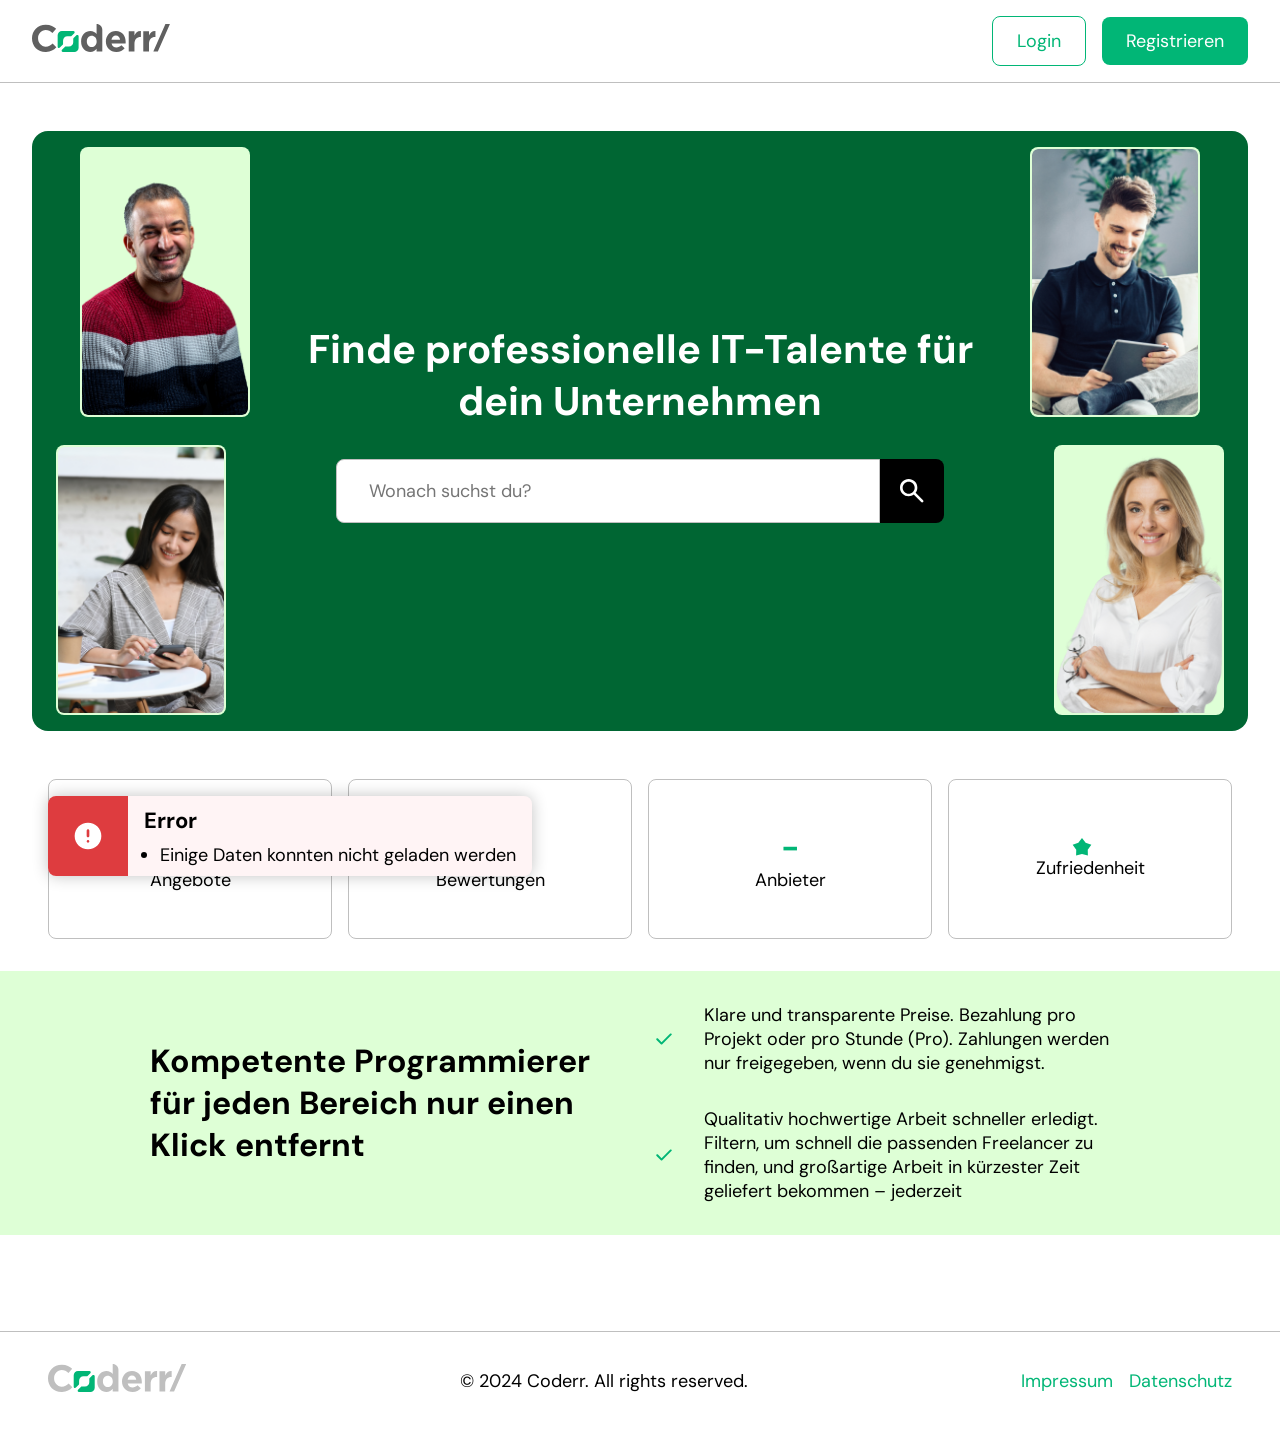
<file: index.html>
<!DOCTYPE html>
<html lang="de">

<head>
    <meta charset="UTF-8">
    <meta name="viewport" content="width=device-width, initial-scale=1.0">
    <title>Coderr/</title>
    <link rel="icon" type="image/png" href="./assets/logo/favicon.png" />


    <link rel="stylesheet" href="./shared/styles/variables.css">
    <link rel="stylesheet" href="./shared/styles/standard.css">
    <link rel="stylesheet" href="./shared/styles/form.css">
    <link rel="stylesheet" href="./shared/styles/assets.css">
    <link rel="stylesheet" href="./shared/styles/header_footer.css">
    <link rel="stylesheet" href="./shared/styles/fonts.css">
    <link rel="stylesheet" href="./styles/index.css">


    <script src="./shared/scripts/config.js"></script>

    <script src="./shared/scripts/api.js"></script>
    <script src="./shared/scripts/auth.js"></script>
    <script src="./shared/scripts/redirect.js"></script>
    <script src="./shared/scripts/ui_helper.js"></script>

    <script src="./shared/scripts/user_crud.js"></script>

    <script src="./shared/scripts/template/header_template.js"></script>
    <script src="./shared/scripts/header.js"></script>

    <script src="./scripts/index.js"></script>
</head>

<body onload="setHeader(); indexInit()" onclick="closeAllOpenedElements()">
    <header class="main_header">

        <a class="logo" href="./index.html">
            <img src="./assets/logo/logo_coderr.svg" alt="" srcset="">
        </a>
        <div id="head_content_right" class="d_flex_cc_gm head_content_right"></div>
    </header>

    <main>

        <div class="pad_m">
            <section class="section_group landingheader_box d_flex_cc_gm f_d_c">
                <img class="person_img" src="./assets/img/landingpage/person_1.png" alt="" srcset="">
                <img class="person_img" src="./assets/img/landingpage/person_2.png" alt="" srcset="">
                <img class="person_img" src="./assets/img/landingpage/person_3.png" alt="" srcset="">
                <img class="person_img" src="./assets/img/landingpage/person_4.png" alt="" srcset="">
                <h1 class="font_white_color">Finde professionelle IT-Talente für dein Unternehmen</h1>
                <div class="searchbar w_full">
                    <input id="index_search_field" placeholder="Wonach suchst du?" type="text">
                    <button class="d_flex_cc_gm" onclick="redirectToOfferListWSearch()">
                        <img src="./assets/icons/search.svg" alt="">
                    </button>
                </div>
            </section>
        </div>
        <section class="section_group profile_stats pad_l">
            <div class="w_full">
                <div class="card">
                    <h2 id="base_info_offer_count" class="font_prime_color">-</h2>
                    <p>Angebote</p>
                </div>
                <div class="card">
                    <h2 id="base_info_review_count" class="font_prime_color d_flex_cc_gm">
                        -
                    </h2>
                    <p>Bewertungen</p>
                </div>
            </div>
            <div class="w_full">
                <div class="card">
                    <h2 id="base_info_business_profile_count" class="font_prime_color">-</h2>
                    <p>Anbieter</p>
                </div>
                <div class="card">
                    <div class="d_flex_cc_gm">
                        <img src="./assets/icons/kid_star_green.svg" alt="" srcset="">
                        <h2 id="base_info_average_rating" class="font_prime_color">
                        </h2>
                    </div>
                    <p>Zufriedenheit</p>
                </div>
            </div>
        </section>

        <div class="green_info_section d_flex_cc_gl w_full">
            <section class=" d_flex_cc_gl pad_l">
                <h2>
                    Kompetente Programmierer für jeden Bereich nur einen Klick entfernt
                </h2>
                <div class="d_flex_cc_gl f_d_c">
                    <div class="d_flex_cc_gl">
                        <img src="./assets/icons/check.svg" alt="" srcset="">
                        <p>
                            Klare und transparente Preise. Bezahlung pro Projekt oder pro Stunde (Pro). Zahlungen werden
                            nur freigegeben, wenn du sie genehmigst.
                        </p>
                    </div>
                    <div class="d_flex_cc_gl">
                        <img src="./assets/icons/check.svg" alt="" srcset="">
                        <p>
                            Qualitativ hochwertige Arbeit schneller erledigt. Filtern, um schnell die passenden Freelancer zu finden, und großartige Arbeit in kürzester Zeit geliefert bekommen – jederzeit
                        </p>
                    </div>
                </div>
            </section>
        </div>
        
        <section class="section_group pad_l">
        </section>
    </main>
    <footer class="main_footer pad_l">
        <a class="logo" href="./index.html">
            <img src="./assets/logo/logo_coderr_light.svg" alt="" srcset="">
        </a>
        <p>© 2024 Coderr. All rights reserved.</p>
        <div class="d_flex_cc_gm">
            <a class="link" href="./imprint.html">Impressum</a>
            <a class="link" href="./privacy_policy.html">Datenschutz</a>
        </div>
    </footer>
</body>

</html>
</file>
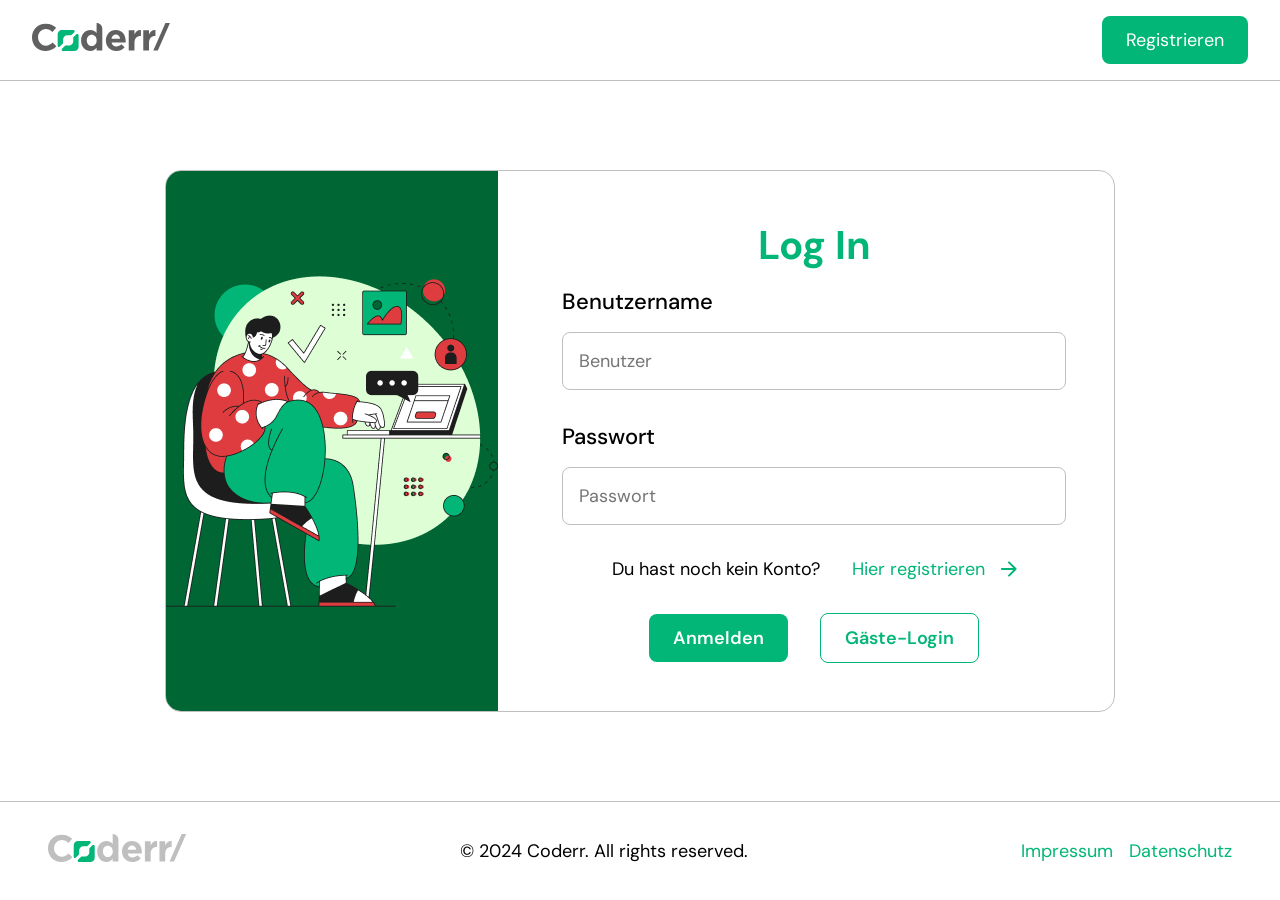
<file: business_profile.html>
<!DOCTYPE html>
<html lang="de">

<head>
    <meta charset="UTF-8">
    <meta name="viewport" content="width=device-width, initial-scale=1.0">
    <title>Coderr/</title>
    <link rel="icon" type="image/png" href="./assets/logo/favicon.png" />

    <link rel="stylesheet" href="./shared/styles/variables.css">
    <link rel="stylesheet" href="./shared/styles/standard.css">
    <link rel="stylesheet" href="./shared/styles/form.css">
    <link rel="stylesheet" href="./shared/styles/assets.css">
    <link rel="stylesheet" href="./shared/styles/fonts.css">
    <link rel="stylesheet" href="./shared/styles/header_footer.css">
    <link rel="stylesheet" href="./styles/business_profile.css">

    <script src="./shared/scripts/config.js"></script>
    <script src="./shared/scripts/api.js"></script>
    <script src="./shared/scripts/redirect.js"></script> 
    <script src="./shared/scripts/ui_helper.js"></script>
    <script src="./shared/scripts/form_helper.js"></script>
    <script src="./shared/scripts/auth.js"></script>
    
    <script src="./shared/scripts/template/review_templates.js"></script>
    <script src="./shared/scripts/review_crud.js"></script>
    <script src="./shared/scripts/user_crud.js"></script>
    <script src="./shared/scripts/template/offer_templates.js"></script>
    <script src="./shared/scripts/offer_crud.js"></script>
    <script src="./shared/scripts/order_crud.js"></script>
    <script src="./shared/scripts/template/header_template.js"></script>
    <script src="./shared/scripts/header.js"></script>

    <script src="./scripts/template/business_profile_template.js"></script>
    <script src="./scripts/business_profile.js"></script>
</head>

<body onload="initBProfile()" onclick="closeAllOpenedElements()">
    <header class="main_header">

        <a class="logo" href="./index.html">
            <img src="./assets/logo/logo_coderr.svg" alt="" srcset="">
        </a>

        <div id="head_content_right" class="d_flex_cc_gm head_content_right"></div>
        
    </header>

    <main class="d_flex_cc_gxl f_d_c">

        <section id="profile" class=" d_flex_cs_gxl f_d_c section_group">

            <div class="d_flex_cs_gxl about_me_section w_full section_group_w_border " id="business_profile_personal_data">
            </div>

            <div class="profile_stats ">
                <div class="w_full">
                    <div class="card">
                        <h2 id="business_profile_project_count" class="font_prime_color">120</h2>
                        <p >Abgeschlossene Projekte</p>
                    </div>
                    <div class="card">
                        <h2 class="font_prime_color d_flex_cc_gm" id="business_profile_avg_rating">
                            -
                            <img src="./assets/icons/kid_star.svg" alt="" srcset="">
                        </h2>
                        <p>Durchschnitt</p>
                    </div>
                </div>
                <div class="w_full">
                    <div class="card">
                        <h2 id="business_profile_review_count" class="font_prime_color">50</h2>
                        <p>Bewertungen</p>
                    </div>
                    <div class="card">
                        <h2 id="business_profile_offer_count" class="font_prime_color">5</h2>
                        <p >Angebote</p>
                    </div>
                </div>
            </div>
        </section>


        <section class="d_flex_cs_gl f_d_c w_full section_group">
            <!-- Liste der Angebote -->

            <h2 class="font_prime_color">Angebote</h2>

            <div class="offer_content w_full" id="business_profile_offer_list">

            </div>


        </section>
        
        <section class="section_group w_full  d_flex_cs_gl f_d_c">
            <h2 class="font_prime_color">Bewertungen</h2>
            <div class="w_full d_flex_cs_gm review_header">
                
                <button id="review_add_btn" onclick="openDialog('rating_dialog')" class="std_btn btn_prime pad_s">
                    Bewertung hinzufügen
                </button>
                <div class="f_d_r_resp_c">
                    <label for="review_filter">Sortieren nach:</label>
                    <select onchange="changeReviewFilterBusinessProfile(this)" id="review_filter" class="input_field">
                        <option value="-updated_at" selected>Neueste zuerst</option>
                        <option value="updated_at">Älteste zuerst</option>
                        <option value="-rating">Höchste Bewertung</option>
                        <option value="rating">Niedrigste Bewertung</option>
                    </select>
                </div>
            </div>

            <div class=" d_flex_cs_gm f_d_c w_full" id="business_profile_review_list">

            </div>

            <div class="w_full d_flex_cc_gm review_footer">
                <hr>
                <p class="link d_flex_cc_gm">
                    <img src="./assets/icons/add.svg" alt="" srcset="">
                    Mehr anzeigen
                </p>
            </div>
        </section>

        </section>
        <section onclick="closeDialog('rating_dialog')" id="rating_dialog" class="dialog pad_m d_flex_cc_gm d_none">
            <div onclick="stopProp(event)" class="m_auto small_form d_flex_cs_gm f_d_c">

                <h2 class="font_prime_color">Bewertung hinzufügen</h2>
 
                <div class="star_rating d_flex_cs_gm">
                    <div class="review_stars stars_input" id="review_stars_input">
                        <img src="./assets/icons/kid_star.svg" onmouseenter="updateStars(this)" alt="" srcset="">
                        <img src="./assets/icons/kid_star.svg" onmouseenter="updateStars(this)" alt="" srcset="">
                        <img src="./assets/icons/kid_star.svg" onmouseenter="updateStars(this)" alt="" srcset="">
                        <img src="./assets/icons/kid_star.svg" onmouseenter="updateStars(this)" alt="" srcset="">
                        <img src="./assets/icons/kid_star_empty.svg" onmouseenter="updateStars(this)" alt="" srcset="">
                    </div>
                </div>

                <div class="form_group">
                    <label for="review_description_input">Beschreibung:</label>
                    <textarea class="input_field" id="review_description_input" name="reviewText" rows="4"
                        placeholder="Ihre Bewertung hier eingeben..."></textarea>
                    <p id="review_text_error" class="form_error d_none">Bitte ausfüllen</p>
                </div>
                <div class="d_flex_cs_gm f_d_r_resp_c">
                    <button type="button" onclick="onSubmitReviewBusinessProfile()" class="std_btn btn_prime pad_s w_full">Bewertung abschicken</button>
                    <button onclick="closeDialog('rating_dialog')" type="button"
                        class="std_btn btn_secondary pad_s w_full">Abbrechen</button>
                </div>
            </div>
        </section>
    </main>
    <footer class="main_footer pad_l">
        <a class="logo" href="./index.html">
            <img src="./assets/logo/logo_coderr_light.svg" alt="" srcset="">
        </a>
        <p>© 2024 Coderr. All rights reserved.</p>
        <div class="d_flex_cc_gm">
            <a class="link" href="./imprint.html">Impressum</a>
            <a class="link" href="./privacy_policy.html">Datenschutz</a>
        </div>
    </footer>
</body>

</html>
</file>
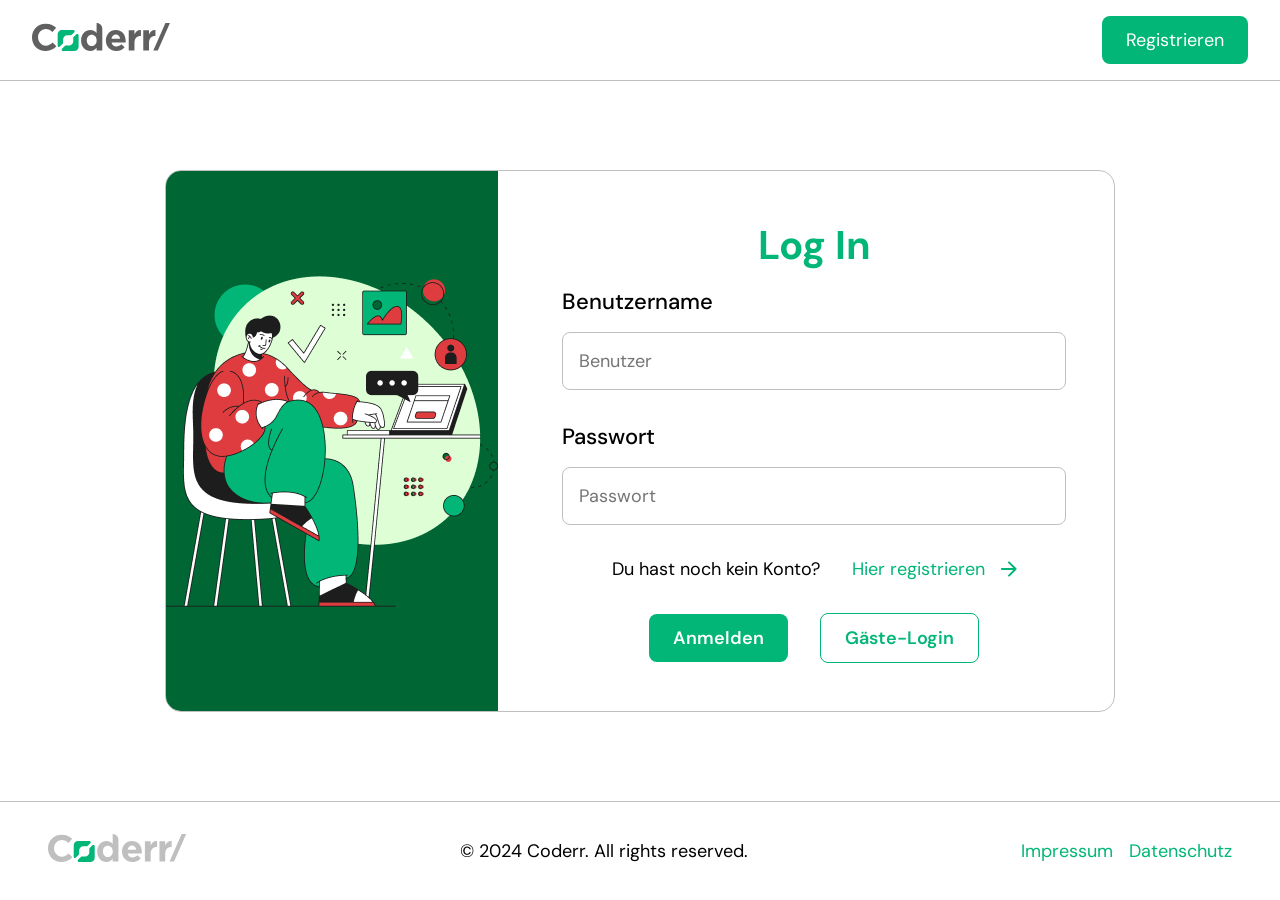
<file: customer_profile.html>
<!DOCTYPE html>
<html lang="de">

<head>
    <meta charset="UTF-8">
    <meta name="viewport" content="width=device-width, initial-scale=1.0">
    <title>Coderr/</title>
    <link rel="icon" type="image/png" href="./assets/logo/favicon.png" />

    <link rel="stylesheet" href="./shared/styles/variables.css">
    <link rel="stylesheet" href="./shared/styles/standard.css">
    <link rel="stylesheet" href="./shared/styles/form.css">
    <link rel="stylesheet" href="./shared/styles/assets.css">
    <link rel="stylesheet" href="./shared/styles/fonts.css">
    <link rel="stylesheet" href="./shared/styles/header_footer.css">
    <link rel="stylesheet" href="./styles/customer_profile.css">

    <script src="./shared/scripts/config.js"></script>

    <script src="./shared/scripts/api.js"></script>
    <script src="./shared/scripts/redirect.js"></script> 
    <script src="./shared/scripts/ui_helper.js"></script>
    <script src="./shared/scripts/form_helper.js"></script>
    <script src="./shared/scripts/auth.js"></script>

    
    
    <script src="./shared/scripts/template/review_templates.js"></script>
    <script src="./shared/scripts/review_crud.js"></script>
    <script src="./shared/scripts/user_crud.js"></script>
    <script src="./shared/scripts/template/offer_templates.js"></script>
    <script src="./shared/scripts/offer_crud.js"></script>
    <script src="./shared/scripts/template/header_template.js"></script>
    <script src="./shared/scripts/header.js"></script>

    <script src="./scripts/template/customer_profile_template.js"></script>
    <script src="./scripts/customer_profile.js"></script>
</head>

<body onload="initCProfile()" onclick="closeAllOpenedElements()">
    <header class="main_header">
        <a class="logo" href="./index.html">
            <img src="./assets/logo/logo_coderr.svg" alt="" srcset="">
        </a>
        <div id="head_content_right" class="d_flex_cc_gm head_content_right"></div>
    </header>

    <main class="d_flex_cc_gl f_d_c">


        <section id="customer_detail_section" class="d_flex_ss_gxl about_me_section w_full section_group_w_border">
            
        </section>


        <section class="section_group w_full  d_flex_cs_gl f_d_c">
            <div class="w_full d_flex_cs_gm review_header">
                <h2 class="font_prime_color">Bewertungen</h2>

                <div class="f_d_r_resp_c">
                    <label for="review_filter">Sortieren nach:</label>
                    <select onchange="changeReviewFilterCustomerProfile(this)" id="review_filter" class="input_field">
                        <option value="-updated_at" selected>Neueste zuerst</option>
                        <option value="updated_at">Älteste zuerst</option>
                        <option value="-rating">Höchste Bewertung</option>
                        <option value="rating">Niedrigste Bewertung</option>
                    </select>
                </div>
            </div>

            <div class=" d_flex_cs_gm f_d_c w_full" id="customer_profile_review_list">
            </div>

            <div class="w_full d_flex_cc_gm review_footer">
                <hr>
                <p class="link d_flex_cc_gm">
                    <img src="./assets/icons/add.svg" alt="" srcset="">
                    Mehr anzeigen
                </p>
            </div>
        </section>



    </main>
    <footer class="main_footer pad_l">
        <a class="logo" href="./index.html">
            <img src="./assets/logo/logo_coderr_light.svg" alt="" srcset="">
        </a>
        <p>© 2024 Coderr. All rights reserved.</p>
        <div class="d_flex_cc_gm">
            <a class="link" href="./imprint.html">Impressum</a>
            <a class="link" href="./privacy_policy.html">Datenschutz</a>
        </div>
    </footer>
</body>

</html>
</file>
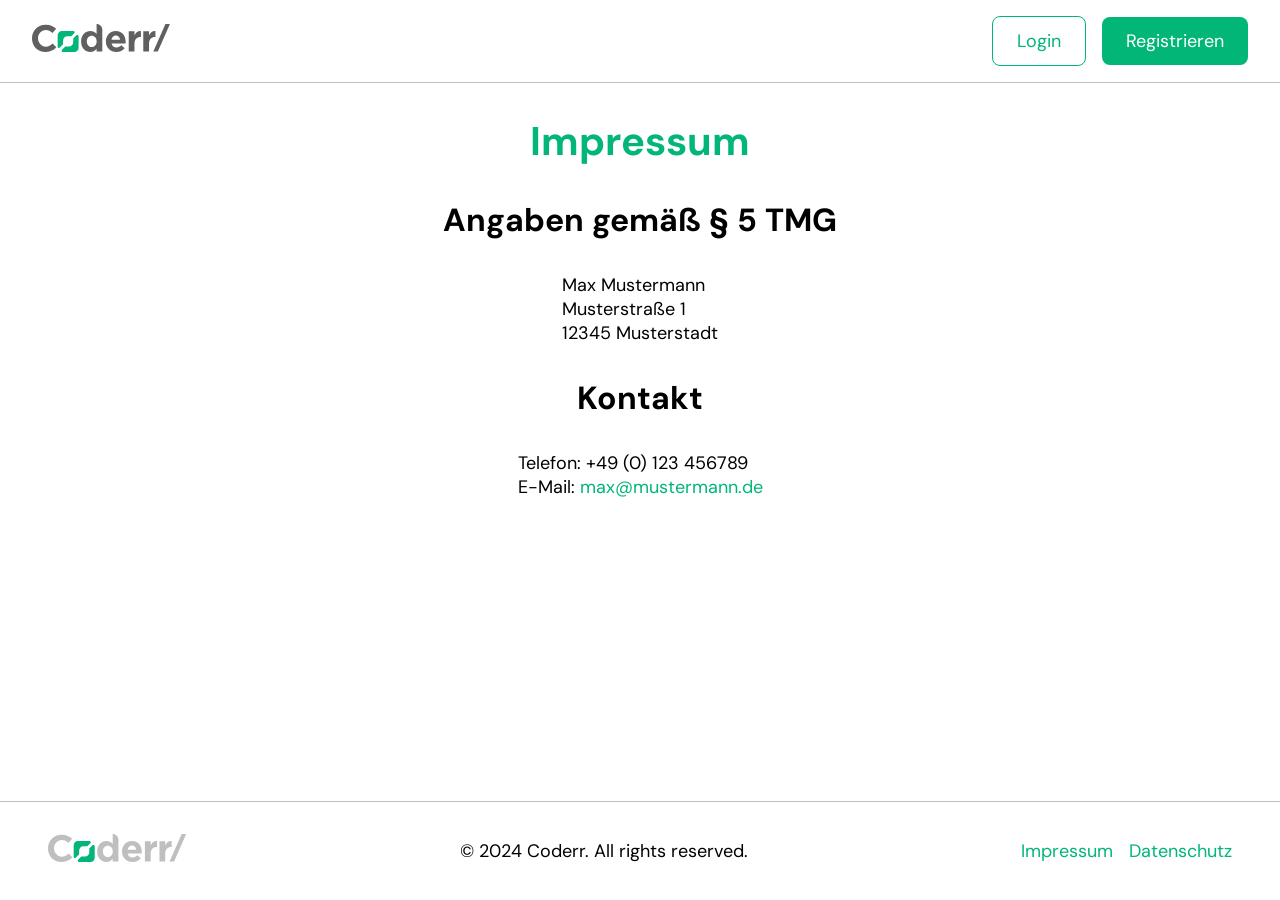
<file: imprint.html>
<!DOCTYPE html>
<html lang="de">

<head>
    <meta charset="UTF-8">
    <meta name="viewport" content="width=device-width, initial-scale=1.0">
    <title>Coderr/</title>
    <link rel="icon" type="image/png" href="./assets/logo/favicon.png" />

    <link rel="stylesheet" href="./shared/styles/variables.css">
    <link rel="stylesheet" href="./shared/styles/standard.css">
    <link rel="stylesheet" href="./shared/styles/form.css">
    <link rel="stylesheet" href="./shared/styles/assets.css">
    <link rel="stylesheet" href="./shared/styles/fonts.css">
    <link rel="stylesheet" href="./shared/styles/header_footer.css">
    <link rel="stylesheet" href="./styles/index.css">

    <script src="./shared/scripts/redirect.js"></script>
    <script src="./shared/scripts/ui_helper.js"></script>

    <script src="./shared/scripts/config.js"></script>
    <script src="./shared/scripts/auth.js"></script>
    <script src="./shared/scripts/api.js"></script>
    <script src="./shared/scripts/user_crud.js"></script>
    <script src="./shared/scripts/template/header_template.js"></script>
    <script src="./shared/scripts/header.js"></script>
</head>

<body onload="setHeader()" onclick="closeAllOpenedElements()">
    <header class="main_header">

        <a class="logo" href="./index.html">
            <img src="./assets/logo/logo_coderr.svg" alt="" srcset="">
        </a>
        <div id="head_content_right" class="d_flex_cc_gm head_content_right"></div>
        
    </header>

    <main>
        <section class="d_flex_cc_gl f_d_c">
            <h1 class="font_prime_color">Impressum</h1>

            <h2>Angaben gemäß § 5 TMG</h2>
            <p>
                Max Mustermann<br>
                Musterstraße 1<br>
                12345 Musterstadt
            </p>

            <h2>Kontakt</h2>
            <p>
                Telefon: +49 (0) 123 456789<br>
                E-Mail: <a class="link" href="mailto:max@mustermann.de">max@mustermann.de</a>
            </p>
        </section>
    </main>
    <footer class="main_footer pad_l">
        <a class="logo" href="./index.html">
            <img src="./assets/logo/logo_coderr_light.svg" alt="" srcset="">
        </a>
        <p>© 2024 Coderr. All rights reserved.</p>
        <div class="d_flex_cc_gm">
            <a class="link" href="./imprint.html">Impressum</a>
            <a class="link" href="./privacy_policy.html">Datenschutz</a>
        </div>
    </footer>
</body>

</html>
</file>
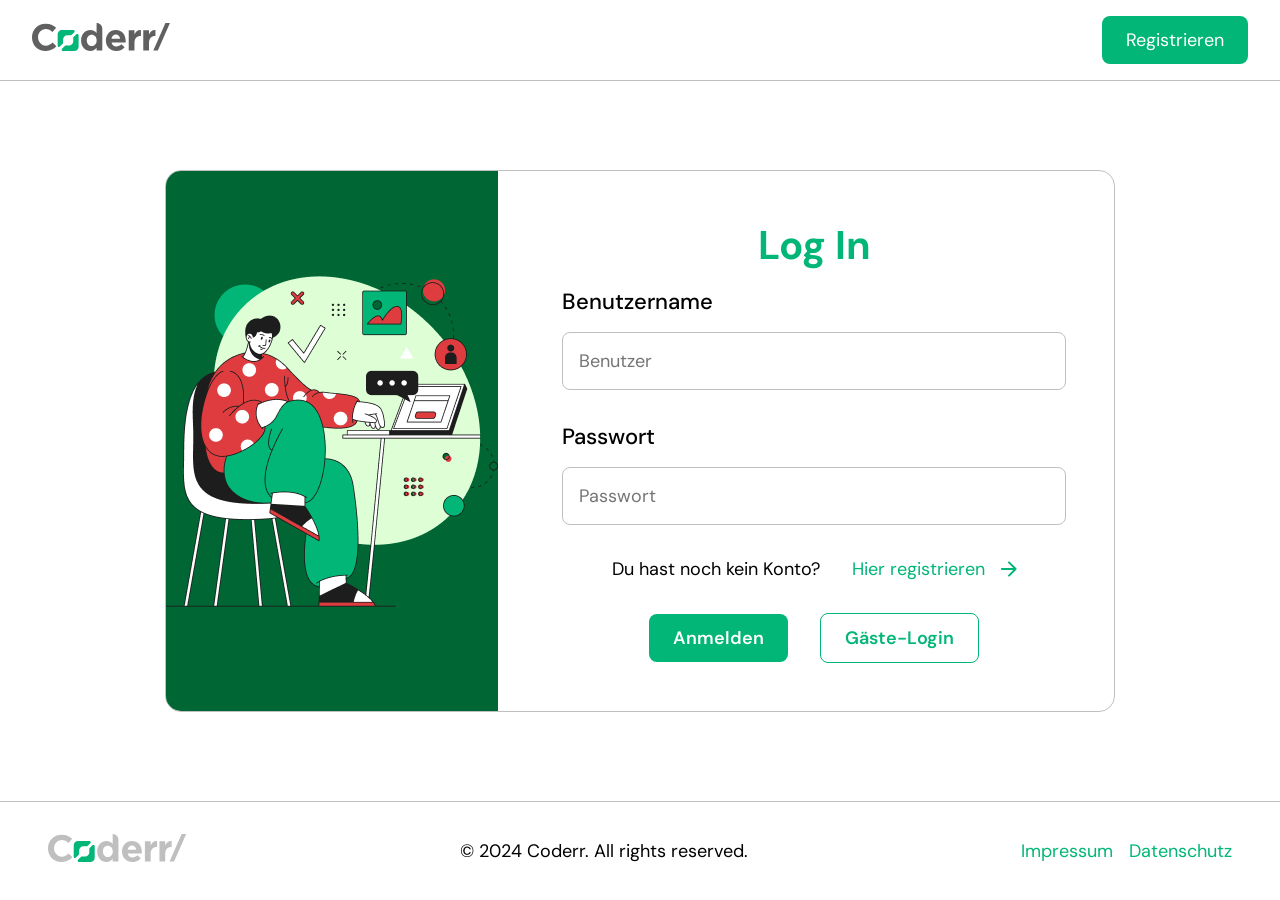
<file: login.html>
<!DOCTYPE html>
<html lang="de">

<head>
    <meta charset="UTF-8">
    <meta name="viewport" content="width=device-width, initial-scale=1.0">
    <title>Coderr/</title>
    <link rel="icon" type="image/png" href="./assets/logo/favicon.png" />

    <link rel="stylesheet" href="./shared/styles/variables.css">
    <link rel="stylesheet" href="./shared/styles/standard.css">
    <link rel="stylesheet" href="./shared/styles/form.css">
    <link rel="stylesheet" href="./shared/styles/assets.css">
    <link rel="stylesheet" href="./shared/styles/fonts.css">
    <link rel="stylesheet" href="./shared/styles/header_footer.css">
    <link rel="stylesheet" href="./styles/login.css">

    <script src="./shared/scripts/config.js"></script>
    <script src="./shared/scripts/api.js"></script>
    <script src="./shared/scripts/redirect.js"></script> 
    <script src="./shared/scripts/ui_helper.js"></script>
    <script src="./shared/scripts/form_helper.js"></script>

    <script src="./shared/scripts/user_crud.js"></script>
    <script src="./shared/scripts/auth.js"></script>
    <script src="./shared/scripts/template/header_template.js"></script>
    <script src="./shared/scripts/header.js"></script>

    <script src="./scripts/login.js"></script>
</head>

<body onload="checkAuthLogin()" onclick="closeAllOpenedElements()">
    <header class="main_header">

        <a class="logo" href="./index.html">
            <img src="./assets/logo/logo_coderr.svg" alt="" srcset="">
        </a>
        <div id="head_content_right" class="d_flex_cc_gm head_content_right"></div>
    </header>

    <main class="d_flex_cc_gm">
        <section class="login_section small_form d_flex_cc_gm ">
            <div class="login_img_section d_flex_cc_gm">
                <img src="./assets/img/login_img.png" alt="" srcset="">
            </div>
            <div class="login_form_section w_full d_flex_cc_gm f_d_c">
                <h1 class="font_prime_color">Log In</h1>
                <form onsubmit="logInSubmit(event)" class="std_form d_flex_cs_gl f_d_c">
                    <div class="form_group">
                        <label for="username">Benutzername</label>
                        <input onkeydown="hideFormErrors(['error_pw'])" placeholder="Benutzer" class="input_field" type="text" id="username" name="username"  required>
                    </div>
                    <div class="form_group">
                        <label for="password">Passwort</label>
                        <input onkeydown="hideFormErrors(['error_pw'])" placeholder="Passwort" class="input_field" type="password" id="password" name="password"  required>
                    </div>
                    <p id="error_pw" class="form_error d_none">Benutzer oder Passwort falsch</p>
                    <div class="d_flex_cc_gl f_d_r_resp_c w_full">
                        <p>Du hast noch kein Konto?</p>
                        <a href="./registration.html" class="link d_flex_cc_gm">
                            Hier registrieren 
                            <img src="./assets/icons/arrow_forward.svg" alt="" srcset="">
                        </a>
                    </div>
                    <div class="d_flex_cc_gl f_d_r_resp_c w_full">
                        <button type="submit" class="std_btn btn_prime pad_s">Anmelden</button>
                        <button type="button" onclick="openDialog('guest_login_dialog')" class="std_btn btn_secondary pad_s">Gäste-Login</button>
                    </div>
                </form>
                
            </div>
        </section>
        <section onclick="closeDialog('guest_login_dialog')" id="guest_login_dialog" class="dialog pad_m d_flex_cc_gm d_none">
            <div onclick="stopProp(event)" class="m_auto small_form d_flex_cs_gl f_d_c">

                <h2 class="font_prime_color">Wähle einen Gastzugang</h2>
                <div class="d_flex_cc_gl f_d_r_resp_c ">
                    <div class="card d_flex_cc_gl f_d_c ">
                        <h3 class="font_prime_color">Demo-Anbieter</h3>
                        <p>Ein Anbieter kann:</p>
                        <ul class="feature_list d_flex_cc_gm f_d_c">
                            <li>Angebote erstellen</li>
                            <li>Bestellungen bearbeiten</li>
                        </ul>
                        <button onclick="guestLogin('business')" class="login_btn std_btn btn_prime pad_s d_flex_cc_gm"><img src="./assets/icons/arrow_forward.svg" alt="" srcset=""> Login</button>
                    </div>
                    <div class="card d_flex_cc_gl f_d_c ">
                        <h3 class="font_prime_color">Demo-Kunde</h3>
                        <p>Ein Kunde kann:</p>
                        <ul class="feature_list d_flex_cc_gm f_d_c">
                            <li>Rieviews erstellen</li>
                            <li>Bestellungen aufgeben</li>
                        </ul>
                        <button onclick="guestLogin('customer')" class="login_btn std_btn btn_prime pad_s d_flex_cc_gm"><img src="./assets/icons/arrow_forward.svg" alt="" srcset=""> Login</button>
                    </div>
                </div>
                <p>Beide können Angebote durchsuchen und andere öffentliche Profile einsehen.</p>

            </div>
        </section>
        
    </main>
    <footer class="main_footer pad_l">
        <a class="logo" href="./index.html">
            <img src="./assets/logo/logo_coderr_light.svg" alt="" srcset="">
        </a>
        <p>© 2024 Coderr. All rights reserved.</p>
        <div class="d_flex_cc_gm">
            <a class="link" href="./imprint.html">Impressum</a>
            <a class="link" href="./privacy_policy.html">Datenschutz</a>
        </div>
    </footer>
</body>

</html>
</file>
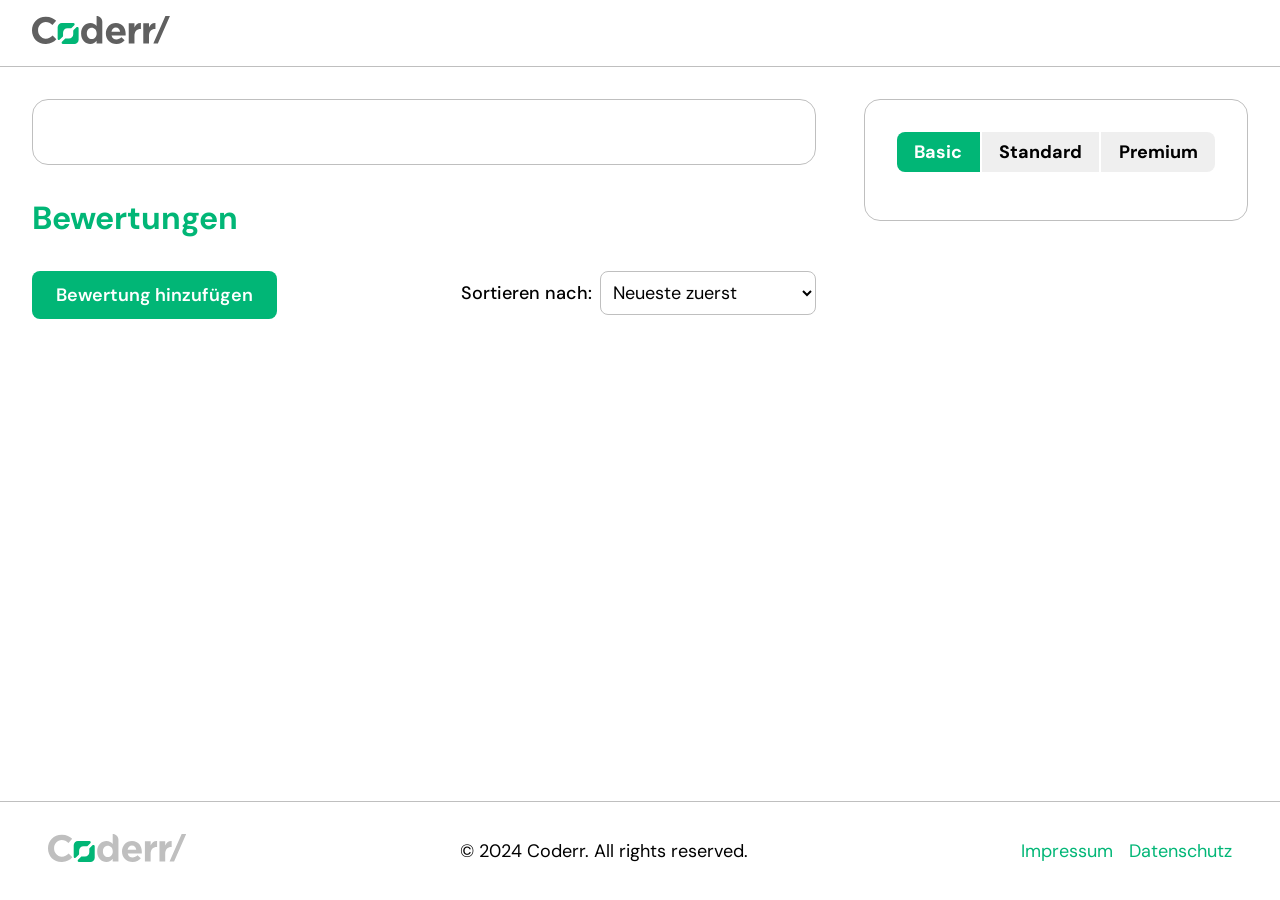
<file: offer.html>
<!DOCTYPE html>
<html lang="de">

<head>
    <meta charset="UTF-8">
    <meta name="viewport" content="width=device-width, initial-scale=1.0">
    <title>Coderr/</title>
    <link rel="icon" type="image/png" href="./assets/logo/favicon.png" />

    <link rel="stylesheet" href="./shared/styles/variables.css">
    <link rel="stylesheet" href="./shared/styles/standard.css">
    <link rel="stylesheet" href="./shared/styles/form.css">
    <link rel="stylesheet" href="./shared/styles/assets.css">
    <link rel="stylesheet" href="./shared/styles/fonts.css">
    <link rel="stylesheet" href="./shared/styles/header_footer.css">
    <link rel="stylesheet" href="./styles/offer.css">

    <script src="./shared/scripts/config.js"></script>
    <script src="./shared/scripts/api.js"></script>
    <script src="./shared/scripts/redirect.js"></script> 
    <script src="./shared/scripts/ui_helper.js"></script>
    <script src="./shared/scripts/form_helper.js"></script>
    <script src="./shared/scripts/auth.js"></script>
    
    <script src="./shared/scripts/template/review_templates.js"></script>
    <script src="./shared/scripts/review_crud.js"></script>
    <script src="./shared/scripts/user_crud.js"></script>
    <script src="./shared/scripts/template/offer_templates.js"></script>
    <script src="./shared/scripts/offer_crud.js"></script>
    <script src="./shared/scripts/order_crud.js"></script>
    <script src="./shared/scripts/template/header_template.js"></script>
    <script src="./shared/scripts/header.js"></script>

    <script src="./scripts/template/single_offer_template.js"></script>
    <script src="./scripts/single_offer.js"></script>
</head>

<body onload="singleOfferInit()" onclick="closeAllOpenedElements()">
    <header class="main_header">

        <a class="logo" href="./index.html">
            <img src="./assets/logo/logo_coderr.svg" alt="" srcset="">
        </a>

        <div id="head_content_right" class="d_flex_cc_gm head_content_right"></div>
    </header>

    <main>
        
        <div class="section_group d_flex_cc_gxl f_d_r">
            <section class="offer_left_content d_flex_cc_gl f_d_c">
                <section class="section_group_w_border d_flex_cs_gm f_d_c" id="single_offer_header_section">
                    
                </section>

                <section class="section_group d_flex_cs_gl f_d_c d_none" id="resp_detail_box"></section>

                <section class="section_group w_full  d_flex_cs_gl f_d_c">
                    <h2 class="font_prime_color">Bewertungen</h2>
                    <div class="w_full d_flex_cs_gm review_header">

                        <button id="review_add_btn" onclick="openDialog('rating_dialog')" class="std_btn btn_prime pad_s">
                            Bewertung hinzufügen
                        </button>
                        <div class="f_d_r_resp_c">
                            <label for="review_filter">Sortieren nach:</label>
                            <select onchange="changeReviewFilterSingleOffer(this)" id="review_filter" class="input_field">
                                <option value="-updated_at" selected>Neueste zuerst</option>
                                <option value="updated_at">Älteste zuerst</option>
                                <option value="-rating">Höchste Bewertung</option>
                                <option value="rating">Niedrigste Bewertung</option>
                            </select>
                        </div>
                    </div>

                    <div class=" d_flex_cs_gm f_d_c w_full" id="single_offer_review_list">
                        
                    </div>

                    <div class="w_full d_flex_cc_gm review_footer">
                        <hr>
                        <p class="link d_flex_cc_gm">
                            <img src="./assets/icons/add.svg" alt="" srcset="">
                            Mehr anzeigen
                        </p>
                    </div>
                </section>
            </section>

            <section id="detail_box" class=" offer_right_content section_group">
                <div class="section_group_w_border d_flex_cs_gm f_d_c">
                    <div class="offer_detail_header" id="offer_detail_header">
                        <button onclick="renderSingleOfferDetail('basic'); activatedButton(this)" class="pad_s active">Basic</button>
                        <button onclick="renderSingleOfferDetail('standard'); activatedButton(this)" class="pad_s">Standard</button>
                        <button onclick="renderSingleOfferDetail('premium'); activatedButton(this)" class="pad_s">Premium</button>
                    </div>

                    <div class="d_flex_cs_gm f_d_c" id="single_offer_detail_section">
                        
                    </div>
                </div>
            </section>

            <section onclick="closeDialog('order_dialog')" id="order_dialog" class="dialog pad_m d_flex_cc_gm d_none">
                <div onclick="stopProp(event)" class="small_form d_flex_cs_gl f_d_c m_auto" id="single_offe_order_dialog">                    
                </div>
            </section>

            <section onclick="closeDialog('rating_dialog')" id="rating_dialog" class="dialog pad_m d_flex_cc_gm d_none">
                <div onclick="stopProp(event)" class="m_auto small_form d_flex_cs_gm f_d_c">
    
                    <h2 class="font_prime_color">Bewertung hinzufügen</h2>
     
                    <div class="star_rating d_flex_cs_gm">
                        <div class="review_stars stars_input" id="review_stars_input">
                            <img src="./assets/icons/kid_star.svg" onmouseenter="updateStars(this)" alt="" srcset="">
                            <img src="./assets/icons/kid_star.svg" onmouseenter="updateStars(this)" alt="" srcset="">
                            <img src="./assets/icons/kid_star.svg" onmouseenter="updateStars(this)" alt="" srcset="">
                            <img src="./assets/icons/kid_star.svg" onmouseenter="updateStars(this)" alt="" srcset="">
                            <img src="./assets/icons/kid_star_empty.svg" onmouseenter="updateStars(this)" alt="" srcset="">
                        </div>
                    </div>
    
                    <div class="form_group">
                        <label for="review_description_input">Beschreibung:</label>
                        <textarea class="input_field" id="review_description_input" name="reviewText" rows="4"
                            placeholder="Ihre Bewertung hier eingeben..."></textarea>
                        <p id="review_text_error" class="form_error d_none">Bitte ausfüllen</p>
                    </div>
                    <div class="d_flex_cs_gm f_d_r_resp_c">
                        <button type="button" onclick="onSubmitReviewSingleOffer()" class="std_btn btn_prime pad_s w_full">Bewertung abschicken</button>
                        <button onclick="closeDialog('rating_dialog')" type="button"
                            class="std_btn btn_secondary pad_s w_full">Abbrechen</button>
                    </div>
                </div>
            </section>
        </div>
        
    </main>
    <footer class="main_footer pad_l">
        <a class="logo" href="./index.html">
            <img src="./assets/logo/logo_coderr_light.svg" alt="" srcset="">
        </a>
        <p>© 2024 Coderr. All rights reserved.</p>
        <div class="d_flex_cc_gm">
            <a class="link" href="./imprint.html">Impressum</a>
            <a class="link" href="./privacy_policy.html">Datenschutz</a>
        </div>
    </footer>
</body>

</html>
</file>
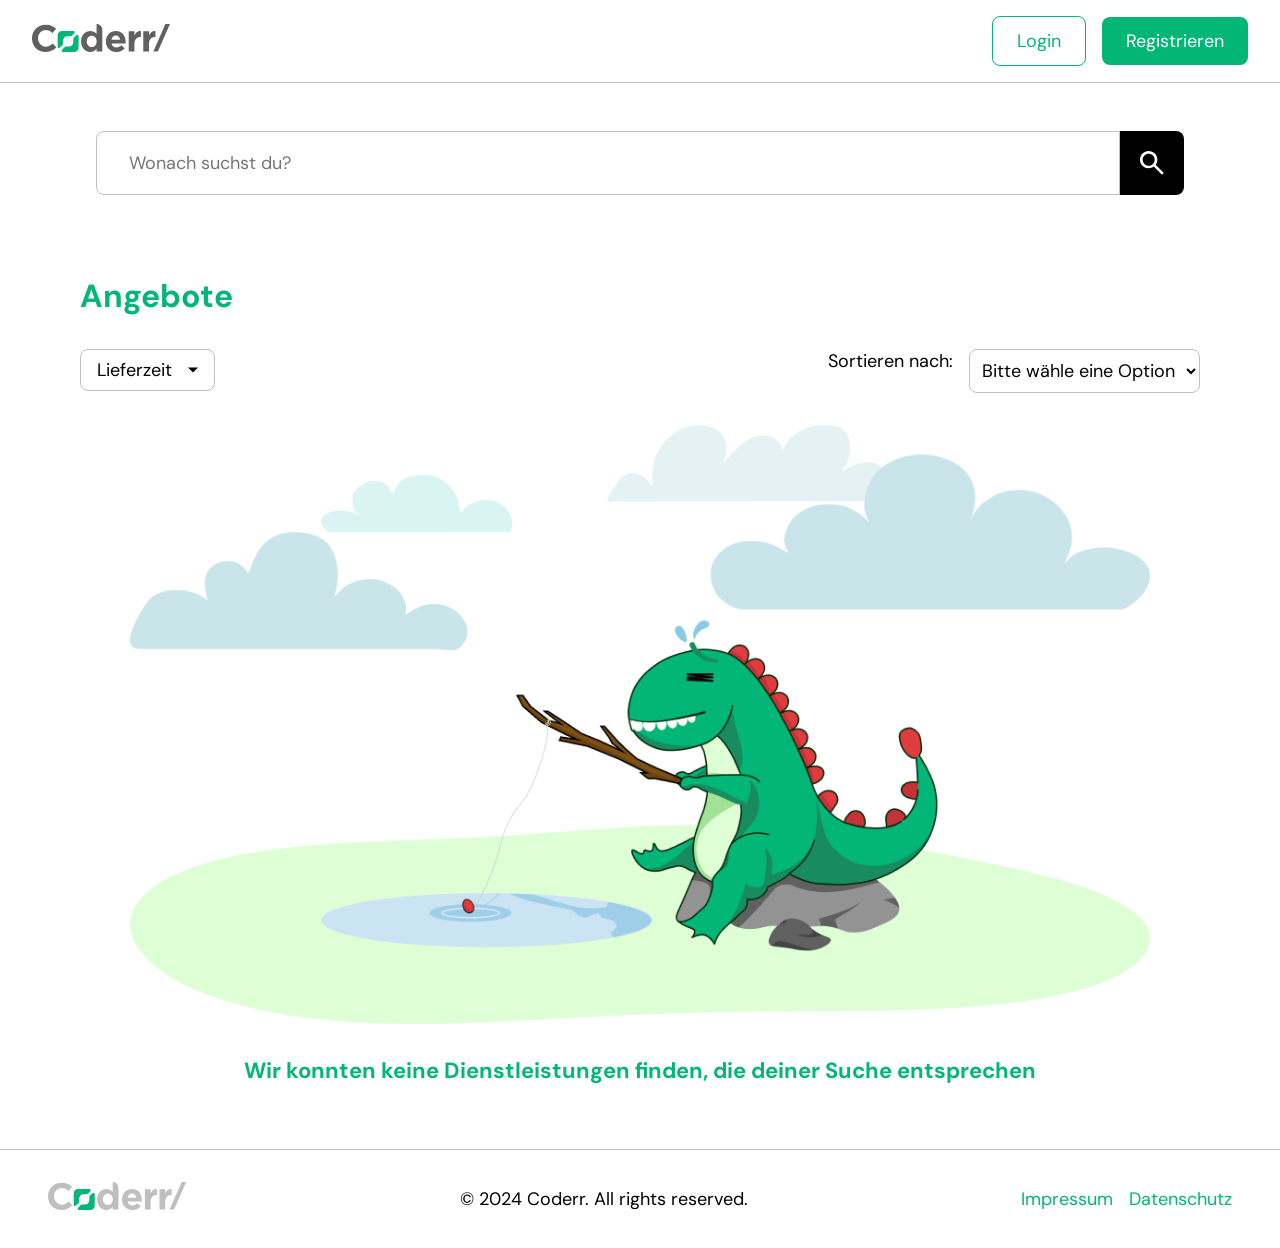
<file: offer_list.html>
<!DOCTYPE html>
<html lang="de">

<head>
    <meta charset="UTF-8">
    <meta name="viewport" content="width=device-width, initial-scale=1.0">
    <title>Coderr/</title>
    <link rel="icon" type="image/png" href="./assets/logo/favicon.png" />

    <link rel="stylesheet" href="./shared/styles/variables.css">
    <link rel="stylesheet" href="./shared/styles/standard.css">
    <link rel="stylesheet" href="./shared/styles/form.css">
    <link rel="stylesheet" href="./shared/styles/assets.css">
    <link rel="stylesheet" href="./shared/styles/fonts.css">
    <link rel="stylesheet" href="./shared/styles/header_footer.css">
    <link rel="stylesheet" href="./styles/offer_list.css">

    <script src="./shared/scripts/config.js"></script>
    <script src="./shared/scripts/api.js"></script>
    <script src="./shared/scripts/redirect.js"></script> 
    <script src="./shared/scripts/ui_helper.js"></script>
    <script src="./shared/scripts/auth.js"></script>
    
    <script src="./shared/scripts/user_crud.js"></script>
    <script src="./shared/scripts/template/offer_templates.js"></script>
    <script src="./shared/scripts/offer_crud.js"></script>
    <script src="./shared/scripts/template/header_template.js"></script>
    <script src="./shared/scripts/header.js"></script>

    <script src="./scripts/template/offer_list_template.js"></script>
    <script src="./scripts/offer_list.js"></script>
</head>

<body onload="setHeader(), offerListInit()" onclick="closeAllOpenedElements()">
    <header class="main_header">

        <a class="logo" href="./index.html">
            <img src="./assets/logo/logo_coderr.svg" alt="" srcset="">
        </a>

        <div id="head_content_right" class="d_flex_cc_gm head_content_right"></div>
    </header>

    <main class="d_flex_sc_gl f_d_c">
        <section class="offer_list_header d_flex_cs_gm f_d_c section_group d_none" id="offer_list_greeting_section">
            
        </section>
        <section class="section_group searchbar w_full">
            <input id="offer_list_searchbar" placeholder="Wonach suchst du?" type="text">
            <button class="d_flex_cc_gm" onclick="updateOfferListFilterSearch()">
                <img src="./assets/icons/search.svg" alt="">
            </button>
        </section>
        <section class="d_flex_cs_gl f_d_c w_full section_group pad_l">
            <h2 class="font_prime_color">Angebote</h2>
            <div class="d_flex_cs_gl d_sb w_full filter_bar">
                <div id="time_filter" closable=true open=false onclick="toggleOpenId('time_filter'); stopProp(event)" 
                class=" d_flex_cc_gm c_pointer dropdown_wrapper time_filter">
                        <p>Lieferzeit</p>
                        
                    <img src="./assets/icons/arrow_drop_down.svg" alt="">
                    <div class="dropdown_box" onclick="stopProp(event)">
                        <div class="dropdown_content offer_dropdown_box d_flex_cs_gl f_d_c ">
                            <div class="d_flex_cs_gm f_d_c" id="offer_list_delivery_time_box">
                                <div onclick="activateRadio(this); currentmaxDeliveryTime = 1" class="form_group d_flex_cc_gm f_d_r pad_s">
                                    <input id="radio_1" type="radio" name="role" value="1" required>
                                    <label for="radio_1">Express 24 h</label>
                                </div>
                                <div onclick="activateRadio(this); currentmaxDeliveryTime = 3" class="form_group d_flex_cc_gm f_d_r pad_s">
                                    <input id="radio_2" type="radio" name="role" value="3" required>
                                    <label for="radio_2">bis zu 3 Tage</label>
                                </div>
                                <div onclick="activateRadio(this); currentmaxDeliveryTime = 7" class="form_group d_flex_cc_gm f_d_r pad_s">
                                    <input id="radio_3" type="radio" name="role" value="7" required>
                                    <label for="radio_3">bis zu 7 Tage</label>
                                </div>
                            </div>
                            <div class="d_flex_cc_gm f_d_r_resp_c">
                                <button onclick="offerListAbboardDeliveryTime()" class="std_btn btn_secondary pad_s">
                                    Auswahl aufheben
                                </button>
                                <button onclick="offerListApplyDeliveryTimeFilter()" class="std_btn btn_prime pad_s">
                                    Anwenden
                                </button>
                            </div>
                        </div>
                    </div>
                </div>
                <div class="d_flex_cs_gm  f_d_r_resp_c">
                    <p for="offer_list_filter_ordering" class="ws_nw">Sortieren nach:</p>
                    <select onchange="updateOfferListFilter()" id="offer_list_filter_ordering" class="input_field">
                        <option value="" disabled selected hidden>Bitte wähle eine Option</option>
                        <option value="-updated_at">Neueste zuerst</option>
                        <option value="updated_at">Älteste zuerst</option>
                        <option value="min_price">Niedrigste Preis zuerst</option>
                        <option value="-min_price">Höchste Preis zuerst</option>
                    </select>
                </div>
            </div>

            <div id="offer_list_content" class="offer_content w_full">

            </div>
        </section>

        
    </main>
    <footer class="main_footer pad_l">
        <a class="logo" href="./index.html">
            <img src="./assets/logo/logo_coderr_light.svg" alt="" srcset="">
        </a>
        <p>© 2024 Coderr. All rights reserved.</p>
        <div class="d_flex_cc_gm">
            <a class="link" href="./imprint.html">Impressum</a>
            <a class="link" href="./privacy_policy.html">Datenschutz</a>
        </div>
    </footer>
</body>

</html>
</file>
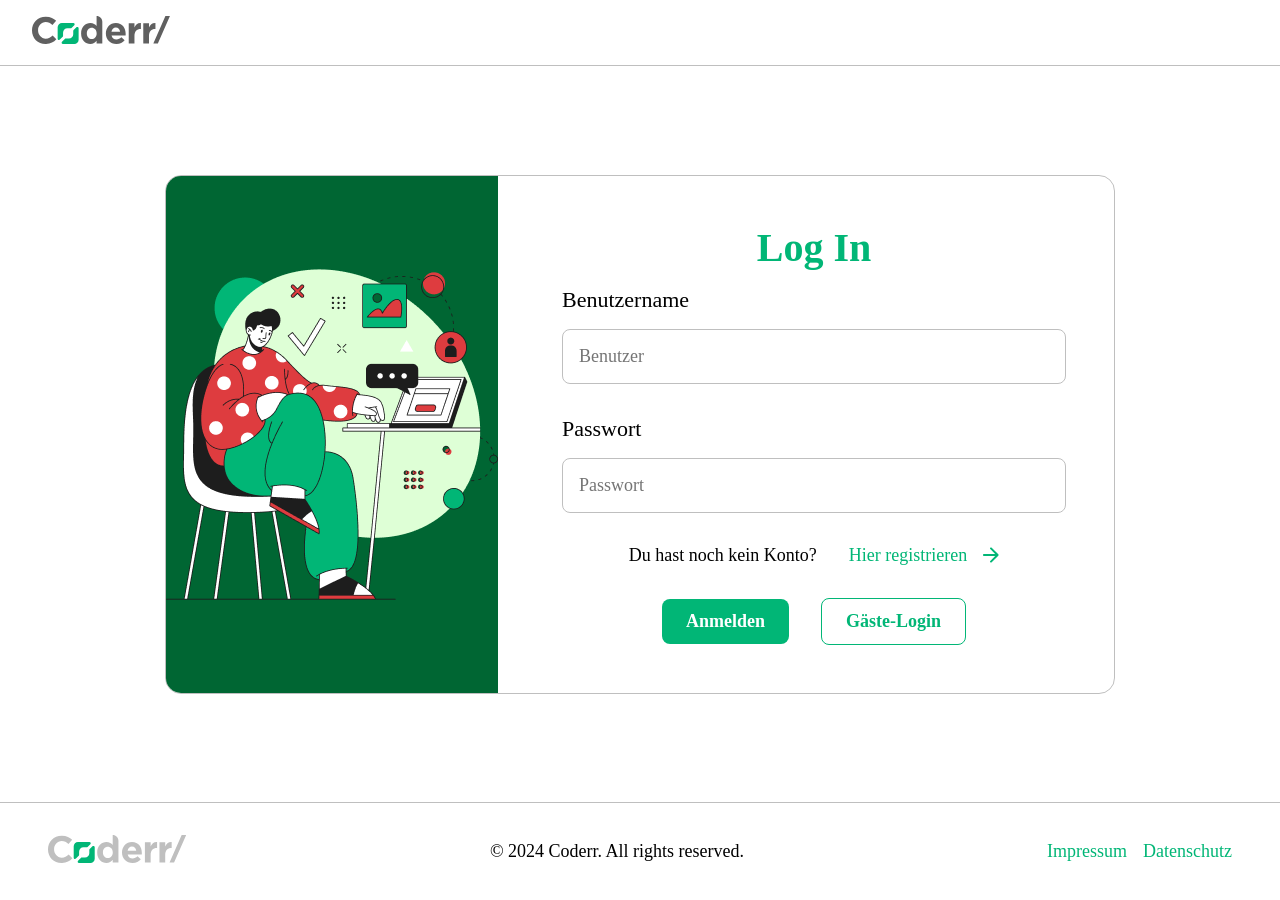
<file: own_profile.html>
<!DOCTYPE html>
<html lang="de">

<head>
    <meta charset="UTF-8">
    <meta name="viewport" content="width=device-width, initial-scale=1.0">
    <title>Coderr/</title>
    <link rel="icon" type="image/png" href="./assets/logo/favicon.png" />

    <link rel="stylesheet" href="./shared/styles/variables.css">
    <link rel="stylesheet" href="./shared/styles/standard.css">
    <link rel="stylesheet" href="./shared/styles/form.css">
    <link rel="stylesheet" href="./shared/styles/assets.css">
    <link rel="stylesheet" href="./shared/styles/fonts.css">
    <link rel="stylesheet" href="./shared/styles/header_footer.css">
    <link rel="stylesheet" href="./shared/styles/order_list.css">
    <link rel="stylesheet" href="./styles/own_profile.css">

    <script src="./shared/scripts/config.js"></script>

    <script src="./shared/scripts/api.js"></script>
    <script src="./shared/scripts/redirect.js"></script> 
    <script src="./shared/scripts/ui_helper.js"></script>
    <script src="./shared/scripts/form_helper.js"></script>
    <script src="./shared/scripts/auth.js"></script>

    <script src="./shared/scripts/template/review_templates.js"></script>
    <script src="./shared/scripts/review_crud.js"></script>
    <script src="./shared/scripts/user_crud.js"></script>
    <script src="./shared/scripts/template/offer_templates.js"></script>
    <script src="./shared/scripts/offer_crud.js"></script>
    <script src="./shared/scripts/order_crud.js"></script>
    <script src="./shared/scripts/template/header_template.js"></script>
    <script src="./shared/scripts/header.js"></script>

    <script src="./scripts/template/profile_business_templates.js"></script>
    <script src="./scripts/template/profile_customer_templates.js"></script>
    <script src="./scripts/profile.js"></script>
</head>

<body onload="init()" onclick="closeAllOpenedElements()">
    <header class="main_header">
        
        <a class="logo" href="./index.html">
            <img src="./assets/logo/logo_coderr.svg" alt="" srcset="">
        </a>
        <div id="head_content_right" class="d_flex_cc_gm head_content_right">
        </div>
    </header>

    <main id="content" class="d_flex_sc_gl f_d_c">

        <h1 class="font_prime_color">LOADING ...</h1>

    </main>


    <footer class="main_footer pad_l">
        <a class="logo" href="./index.html">
            <img src="./assets/logo/logo_coderr_light.svg" alt="" srcset="">
        </a>
        <p>© 2024 Coderr. All rights reserved.</p>
        <div class="d_flex_cc_gm">
            <a class="link" href="./imprint.html">Impressum</a>
            <a class="link" href="./privacy_policy.html">Datenschutz</a>
        </div>
    </footer>
</body>

</html>
</file>
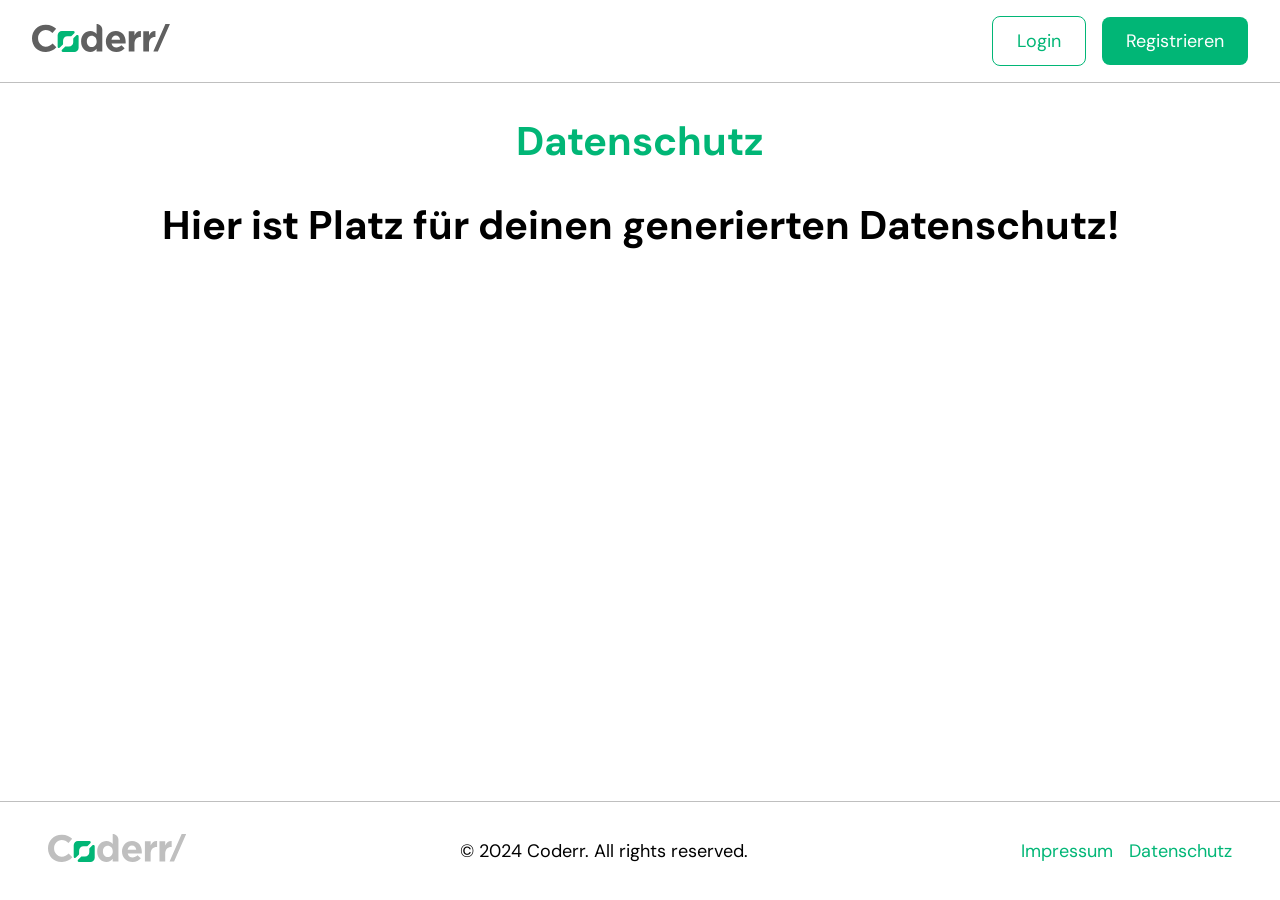
<file: privacy_policy.html>
<!DOCTYPE html>
<html lang="de">

<head>
    <meta charset="UTF-8">
    <meta name="viewport" content="width=device-width, initial-scale=1.0">
    <title>Coderr/</title>
    <link rel="icon" type="image/png" href="./assets/logo/favicon.png" />

    <link rel="stylesheet" href="./shared/styles/variables.css">
    <link rel="stylesheet" href="./shared/styles/standard.css">
    <link rel="stylesheet" href="./shared/styles/form.css">
    <link rel="stylesheet" href="./shared/styles/assets.css">
    <link rel="stylesheet" href="./shared/styles/fonts.css">
    <link rel="stylesheet" href="./shared/styles/header_footer.css">
    <link rel="stylesheet" href="./styles/index.css">

    <script src="./shared/scripts/redirect.js"></script>
    <script src="./shared/scripts/ui_helper.js"></script>
    
    
    <script src="./shared/scripts/config.js"></script>
    <script src="./shared/scripts/auth.js"></script>
    <script src="./shared/scripts/api.js"></script>
    <script src="./shared/scripts/user_crud.js"></script>
    <script src="./shared/scripts/template/header_template.js"></script>
    <script src="./shared/scripts/header.js"></script>
</head>

<body onload="setHeader()" onclick="closeAllOpenedElements()">
    <header class="main_header">

        <a class="logo" href="./index.html">
            <img src="./assets/logo/logo_coderr.svg" alt="" srcset="">
        </a>

        <div id="head_content_right" class="d_flex_cc_gm head_content_right"></div>
    </header>

    <main>
        <section class="d_flex_cc_gl f_d_c">
            <h1 class="font_prime_color">Datenschutz</h1>
            <h1>Hier ist Platz für deinen generierten Datenschutz!</h1>

        </section>
    </main>
    <footer class="main_footer pad_l">
        <a class="logo" href="./index.html">
            <img src="./assets/logo/logo_coderr_light.svg" alt="" srcset="">
        </a>
        <p>© 2024 Coderr. All rights reserved.</p>
        <div class="d_flex_cc_gm">
            <a class="link" href="./imprint.html">Impressum</a>
            <a class="link" href="./privacy_policy.html">Datenschutz</a>
        </div>
    </footer>
</body>

</html>
</file>
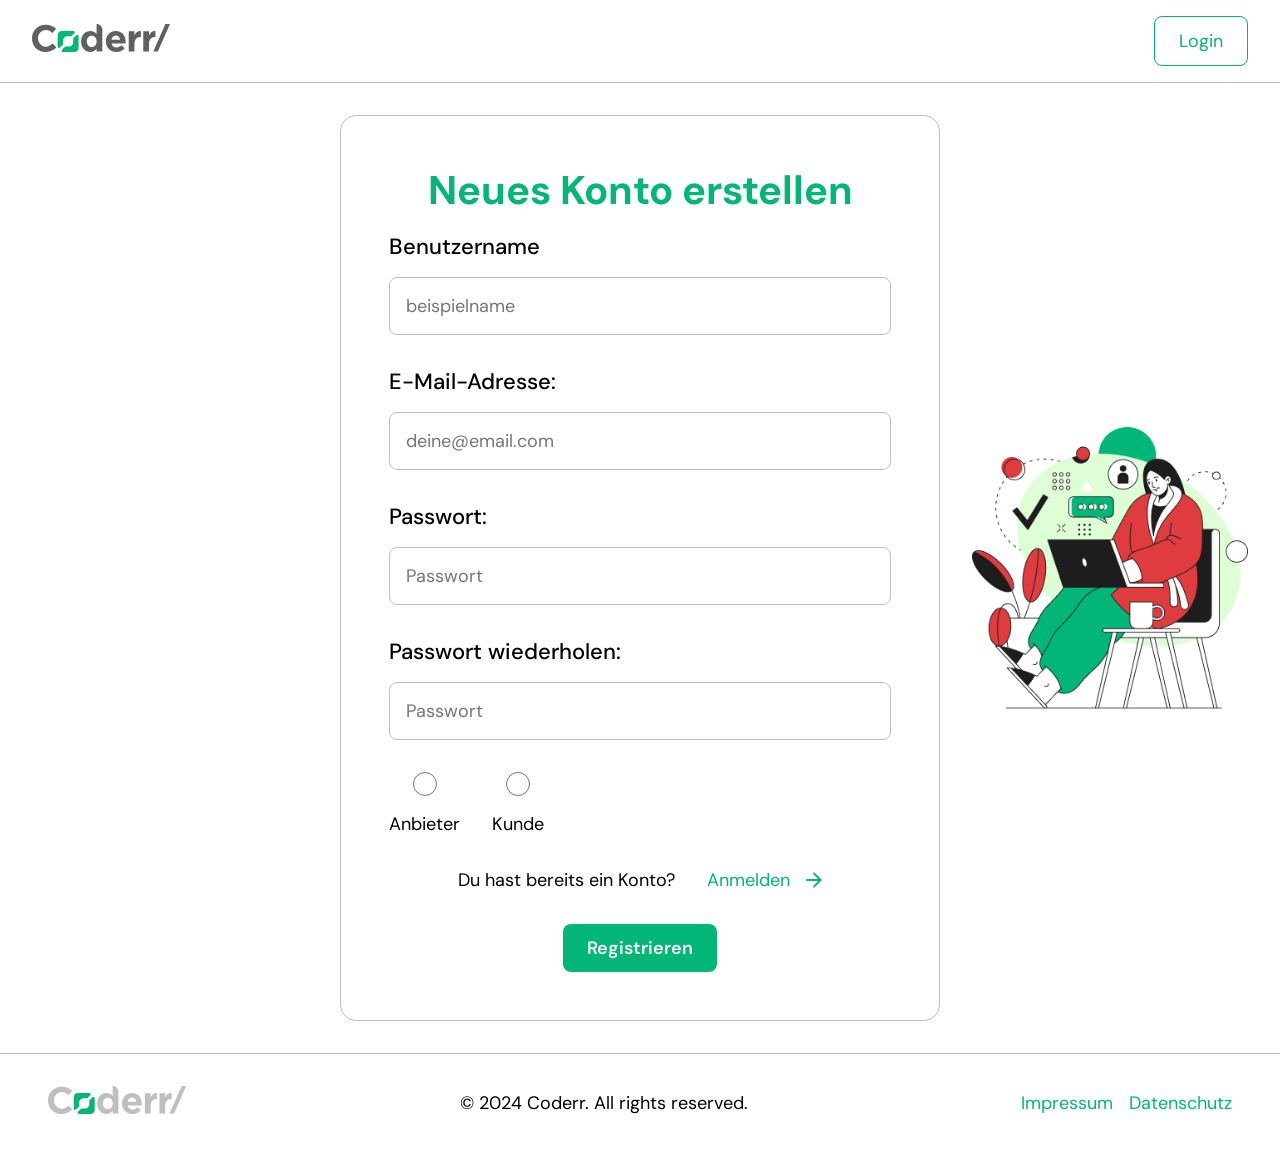
<file: registration.html>
<!DOCTYPE html>
<html lang="de">

<head>
    <meta charset="UTF-8">
    <meta name="viewport" content="width=device-width, initial-scale=1.0">
    <title>Coderr/</title>
    <link rel="icon" type="image/png" href="./assets/logo/favicon.png" />

    <link rel="stylesheet" href="./shared/styles/variables.css">
    <link rel="stylesheet" href="./shared/styles/standard.css">
    <link rel="stylesheet" href="./shared/styles/form.css">
    <link rel="stylesheet" href="./shared/styles/assets.css">
    <link rel="stylesheet" href="./shared/styles/fonts.css">
    <link rel="stylesheet" href="./shared/styles/header_footer.css">
    <link rel="stylesheet" href="./styles/registration.css">

    <script src="./shared/scripts/config.js"></script>
    <script src="./shared/scripts/api.js"></script>
    <script src="./shared/scripts/redirect.js"></script> 
    <script src="./shared/scripts/ui_helper.js"></script>
    <script src="./shared/scripts/form_helper.js"></script>
    <script src="./shared/scripts/auth.js"></script>
    
    <script src="./shared/scripts/template/header_template.js"></script>
    <script src="./shared/scripts/header.js"></script>

    <script src="./scripts/registration.js"></script>
</head>

<body onload="checkAuth()"  onclick="closeAllOpenedElements()">
    <header class="main_header">

        <a class="logo" href="./index.html">
            <img src="./assets/logo/logo_coderr.svg" alt="" srcset="">
        </a>
        <div id="head_content_right" class="d_flex_cc_gm head_content_right">
                <a href="./login.html" class="std_btn btn_secondary pad_s ">Login</a>
        </div>
    </header>

    <main class="d_flex_cc_gm" onload="setHeader()">
        <img class="registration_img" src="./assets/img/registration_img.png" alt="" srcset="">
        <section class="small_form std_form d_flex_cc_gm f_d_c">
            <h1 class="font_prime_color">Neues Konto erstellen</h1>
            <form onsubmit="registerSubmit(event); " class="std_form d_flex_cs_gl f_d_c">

                <div class="form_group">
                    <label for="username">Benutzername</label>
                    <input value="" placeholder="beispielname" type="text" id="username" name="username" class="input_field" autocomplete="off"
                        required>
                </div>
                <div class="form_group">
                    <label for="email">E-Mail-Adresse:</label>
                    <input value="" placeholder="deine@email.com" type="email" id="email" name="email" class="input_field" autocomplete="off"
                        required>
                </div>
                <div class="form_group">
                    <label for="password">Passwort:</label>
                    <input value="" placeholder="Passwort" type="password" id="password" name="password" class="input_field"
                        required>
                </div>
                <div class="form_group">
                    <label for="repeated_password">Passwort wiederholen:</label>
                    <input value="" placeholder="Passwort" type="password" id="repeated_password" name="repeated_password"
                        class="input_field" required>
                </div>
                <div class="d_flex_cs_gl">
                    <div class="form_group d_flex_cc_gm">
                        <input type="radio" name="type" id="business" value="business" required>
                        <label for="business">Anbieter</label>
                    </div>
                    <div class="form_group d_flex_cc_gm">
                        <input type="radio" name="type" id="customer" value="customer" required>
                        <label for="customer">Kunde</label>
                    </div>
                </div>

                </div>
                <div class="d_flex_cc_gl w_full f_d_r_resp_c">
                    <p>Du hast bereits ein Konto?</p>
                    <a href="./login.html" class="link d_flex_cc_gm">
                        Anmelden
                        <img src="./assets/icons/arrow_forward.svg" alt="" srcset="">
                    </a>
                </div>
                <div class="d_flex_cc_gl w_full">
                    <button type="submit" class="std_btn btn_prime pad_s">Registrieren</button>
                </div>
            </form>
        </section>
    </main>
    <footer class="main_footer pad_l">
        <a class="logo" href="./index.html">
            <img src="./assets/logo/logo_coderr_light.svg" alt="" srcset="">
        </a>
        <p>© 2024 Coderr. All rights reserved.</p>
        <div class="d_flex_cc_gm">
            <a class="link" href="./imprint.html">Impressum</a>
            <a class="link" href="./privacy_policy.html">Datenschutz</a>
        </div>
    </footer>


</body>

</html>
</file>
<file: shared/styles/variables.css>
:root {
  --bg-color: white;
  --bg-color-dark: #006633;

  --link-color: #01B676;
  --link-hover-color: #34C591;

  --font-prime-color: #01B676;
  --font_sec_color: #7D7F80;
  --font_white_color: #FFFFFF;


  --section-max-w: 1440px;

  --btn-rad: 8px;
  --btn-pad: 12px 24px;
  --btn-pad-round: 4px;
  --btn-prime-color: #01B676;
  --btn-prime-hover-color: #34C591;
  --btn-prime-active-color: #34C591;
  --btn-prime-font-color: #ffffff;
  --btn-secondary-border: 1px solid #01B676;
  --btn-secondary-color: transparent;
  --btn-secondary-hover-color: #01B676;
  --btn-secondary-active-color: #01B676;
  --btn-secondary-font-color: #01B676;
  --btn-delete-color: #f82929;
  --btn-delete-hover-color: #fc6767;
  --btn-delete-active-color: #fd3c3c;


  --form-max-w: 800px;
  --form-s-max-w: 600px;
  --form-rad: 16px;
  --form-pad: 48px;
  --form-pad-small: 32px;
  --form-bg-color: #ffffff;
  --form-border: 1px solid #BFBFBF;
  --form-input-rad: 8px;
  --form-input-padding: 16px 16px;
  --form-input-border: 1px solid #BFBFBF;
  --form-input-border-color: #e0e0e0;
  --form-input-active-border-color: ##7D7F80;
  --form-input-bg-color: #e0e0e000;
}

@media screen and (max-width: 769px) {
  :root {
  --form-pad: 16px;
  --form-input-padding: 8px 8px;
  --form-pad-small: 16px;
  }
}
</file>
<file: shared/styles/standard.css>
* {
    box-sizing: border-box;
    margin: 0;
}

a {
    text-decoration: none;
}

body {
    min-height: 100vh;
    display: flex;
    flex-direction: column;
    background-color: var(--bg-color);
}

::-webkit-scrollbar {
    width: 8px;
}

::-webkit-scrollbar-track {
    background-color: #e0e0e0;
    border-radius: 10px;
}

::-webkit-scrollbar-thumb {
    background-color: var(--btn-prime-color);
    border-radius: 10px;
}

::-webkit-scrollbar-thumb:hover {
    background-color: var(--btn-prime-hover-color);
}

main {
    flex-grow: 1;
    display: flex;
    flex-direction: column;
    justify-content: flex-start;
    align-items: center;
    padding: 32px;
}


.d_none {
    display: none !important;
}

.pad_s {
    padding: 8px 16px;
}

.pad_m {
    padding: 16px 32px;
}

.pad_l {
    padding: 32px 48px;
}

@media only screen and (max-width: 769px) {
    .pad_s {
        padding: 4px 8px;
    }

    .pad_m {
        padding: 8px 16px;
    }

    .pad_l {
        padding: 16px 32px;
    }

    main {
        padding: 16px;
    }
}

.pos_rel {
    position: relative;
}

/* positioning in right corner */
.pos_abs_rc {
    position: absolute;
    top: 16px;
    right: 16px;
}



.d_flex_cs_gm,
.d_flex_cc_gm,
.d_flex_cs_gl,
.d_flex_cc_gl,
.d_flex_cs_gxl,
.d_flex_cc_gxl {
    display: flex;
    justify-content: center;
}

.d_flex_ss_gm,
.d_flex_sc_gm,
.d_flex_ss_gl,
.d_flex_sc_gl,
.d_flex_ss_gxl,
.d_flex_sc_gxl {
    display: flex;
    justify-content: flex-start;
}

.d_flex_cc_gm,
.d_flex_cs_gm,
.d_flex_sc_gm,
.d_flex_ss_gm {
    gap: 16px;
}

.d_flex_cc_gl,
.d_flex_cs_gl,
.d_flex_sc_gl,
.d_flex_ss_gl {
    gap: 32px;
}

.d_flex_cc_gxl,
.d_flex_cs_gxl,
.d_flex_sc_gxl,
.d_flex_ss_gxl {
    gap: 48px;
}

.d_flex_cs_gm,
.d_flex_ss_gm,
.d_flex_cs_gl,
.d_flex_ss_gl,
.d_flex_cs_gxl,
.d_flex_ss_gxl {
    align-items: flex-start;
}

.d_flex_cc_gm,
.d_flex_sc_gm,
.d_flex_cc_gl,
.d_flex_sc_gl,
.d_flex_cc_gxl,
.d_flex_sc_gxl {
    align-items: center;
}

.d_sb {
    justify-content: space-between !important;
}


.f_d_c {
    flex-direction: column !important;
}

.f_d_r_resp_c {
    flex-direction: row !important;
}

@media screen and (max-width: 480px) {
    .f_d_r_resp_c {
        flex-direction: column !important;
    }

}

.f_d_r {
    flex-direction: row !important;
}

.c_pointer {
    cursor: pointer;
}

.m_auto {
    margin: auto;
}

.w_full {
    width: 100%;
}

.text_c {
    text-align: center;
}

.rotate_half{
    transform: rotate(180deg);
}



@media screen and (max-width: 480px) {
    .p_top_s {
        padding-top: 36px;
    }

}
</file>
<file: shared/styles/form.css>
.small_form,
.large_form {
    width: 100%;
    background-color: var(--form-bg-color);
    border: var(--form-border);
    border-radius: var(--form-rad);
    padding: var(--form-pad);
    transition: transform 0.3s ease, box-shadow 0.3s ease;
}

.small_form {
    max-width: var(--form-s-max-w);
}

.large_form {
    max-width: var(--form-max-w);
}

.std_form {
    width: 100%;
}

.form_group {
    display: flex;
    flex-direction: column;
    width: 100%;
    gap: 16px;
}

.form_group label {
    width: 100%;
    display: block;
}

.input_field {
    width: 100%;
    border-radius: var(--form-input-rad);
    padding: var(--form-input-padding);
    border: var(--form-input-border);
    background-color: var(--form-input-bg-color);
}


select.input_field {
    cursor: pointer;
    padding: 8px;
}

.input_field:focus {
    outline: none;
    border-color: var(--form-input-active-border-color);
}

.input_checkbox_group>label,
.input_checkbox_group,
.input_checkbox_group>input {
    cursor: pointer;
}

input[type='checkbox'] {
    accent-color: var(--btn-prime-color);
    width: 22px;
    height: 22px;
}

input[type='checkbox']:hover {
    border: var(--btn-prime-active-color);
}

input[type='radio'] {
    cursor: pointer;
    accent-color: #232323;
    width: 24px;
    height: 24px;
}

input[type='radio']~label {
    font-size: 18px;
    font-weight: 400;
}

input[type=file] {
    cursor: pointer;
}

input[type=file]::file-selector-button {
    cursor: pointer;
    border: none;
    border-radius: var(--btn-rad);
    font-weight: bold;
    padding: 8px;
}

input[type=file]::file-selector-button {
    background-color: var(--btn-prime-color);
    transition: all 0.3s ease, transform 0.2s ease;
}

input[type=file]::file-selector-button:hover {
    background-color: var(--btn-prime-hover-color);
}

input[type=file]::file-selector-button:active {
    background-color: var(--btn-prime-active-color);
}

textarea {
    min-height: 120px;
}

.review_header{
    justify-content: space-between !important;
}

.review_header > div{
    display: flex;
    gap: 8px;
}

.review_header > div > label{
    display: flex;
    font-size: 18px;
    white-space: nowrap;
    align-items: center;
}

@media screen and (max-width: 769px) {
    .review_header{
        flex-direction: column !important;
    }
}

.review_footer{
    position: relative;
    height: 32px;
    display: none;
}


.review_footer > p{
    position: absolute;
    padding: 8px 16px;
    background-color: var(--bg-color);
    font-weight: 600 !important;
}

.own_review{
    position: relative;
}

.own_review_label{
    padding: 4px 8px;
    border: var(--btn-secondary-border);
    border-radius: var(--btn-rad);
}


.form_error{
    color: red;
    font-weight: 500;
}


.image_input_box{
    position: relative;
}

.image_input_box > .file_input{
    position: absolute;
    bottom: 4px;
    right: 4px;
    background-color: var(--font_white_color) !important;
}

.image_input_box > .file_input_l{
    position: absolute;
    bottom: 12px;
    right: 12px;
    background-color: var(--font_white_color) !important;
}

.image_input_box > .file_input_l > input{
    display: none;
}

.image_input_box > .file_input > input{
    display: none;
}
</file>
<file: shared/styles/assets.css>
/* Buttons */

.std_btn {
    cursor: pointer;
    border: none;
    border-radius: var(--btn-rad);
    padding: var(--btn-pad);
    white-space: nowrap;
}

.std_btn_disabled{
    cursor: default !important;
    background-color: rgb(121, 121, 121) !important;
}

.btn_prime {
    background-color: var(--btn-prime-color);
    transition: all 0.3s ease;
    color: var(--btn-prime-font-color);
}

.btn_prime:hover {
    background-color: var(--btn-prime-hover-color);
}

.btn_prime:active {
    background-color: var(--btn-prime-active-color);
}



.btn_secondary {
    border: var(--btn-secondary-border);
    background-color: var(--btn-secondary-color);
    transition: all 0.3s ease;
    color: var(--btn-secondary-font-color);
}

.btn_secondary:hover {
    background-color: var(--btn-secondary-hover-color);
    color: var(--btn-prime-font-color);
}

.btn_secondary:active {
    background-color: var(--btn-secondary-active-color);
}


.btn_round_s,
.btn_round_m,
.btn_round_l,
.btn_round_xl {
    border-radius: 100%;
    cursor: pointer;
    border: none;
}

.btn_round_s {
    height: 24px;
    width: 24px;
}

.btn_round_m {
    height: 36px;
    width: 36px;
}

.btn_round_l {
    height: 48px;
    width: 48px;
}

.btn_round_xl {
    height: 64px;
    width: 64px;
}

@media screen and (max-width: 769px) {
    .btn_round_s {
        height: 20px;
        width: 20px;
    }
    
    .btn_round_m {
        height: 32px;
        width: 32px;
    }
    
    .btn_round_l {
        height: 36px;
        width: 36px;
    }
    
    .btn_round_xl {
        height: 48px;
        width: 48px;
    }
  }

.btn_delete,
.btn_edit {
    background-repeat: no-repeat;
    background-size: 50%;
    background-position: center;
}

.btn_edit:disabled {
    opacity: 0.5; 
    cursor: not-allowed; 
    pointer-events: none; 
}

.abs_pos_edit_btn {
    position: absolute;
    right: 32px;
    top: 32px;
}

.abs_pos_edit_btn_m {
    position: absolute;
    right: 16px;
    top: 16px;
}

.abs_pos_edit_btn_s {
    position: absolute;
    right: 12px;
    top: 0px;
}

.btn_delete {
    background-color: var(--btn-delete-color);
    color: var(--btn-prime-font-color);
}

.btn_delete:hover {
    background-color: var(--btn-delete-color);
}

.btn_delete:active {
    background-color: var(--btn-delete-color);
}

.btn_edit {
    border: var(--btn-secondary-border);
    border-color: transparent;
    padding: var(--btn-pad-round);
    background-color: var(--btn-secondary-color);
}

.btn_edit:hover {
    border: var(--btn-secondary-border);
}

.btn_edit:active {
    border: var(--btn-secondary-border);
}

.btn_edit>img {
    height: 70%;
}

.btn_border_secondary{
    border: var(--form-border);
}


/* Link */



.link {
    color: var(--link-color);
    text-decoration: none;
}

.link:hover {
    text-decoration: underline;
    cursor: pointer;
    color: var(--link-hover-color) !important;
}





/* Card */
.card,
.card_pad_s {
    width: 100%;
    max-width: var(--section-max-w);
    background-color: var(--form-bg-color);
    border: var(--form-border);
    border-radius: var(--btn-rad);
}

.card {
    padding: 32px;
}

.card_pad_s {
    padding: 8px 16px;
}

.card_wo_border {
    width: 100%;
    max-width: var(--section-max-w);
    background-color: var(--form-bg-color);
    border: var(--form-border);
    border-radius: var(--btn-rad);
    padding: var(--form-pad-small);
}

.card_info_group {
    display: flex;
}

.card_info_group>p:first-child {
    font-weight: bold;
    width: 150px;
}

.section_group_w_border,
.section_group {
    width: 100%;
    max-width: var(--section-max-w);
    background-color: var(--form-bg-color);
}

.section_group_w_border {
    border: var(--form-border);
    border-radius: var(--form-rad);
    padding: var(--form-pad-small);
}

.section_seperator {
    height: 2px;
    width: 100%;
    margin: 32px 0;
    background-color: rgb(106, 106, 106);
}

.offer_content {
    display: flex;
    justify-content: space-between;
    gap: 42px;
    flex-wrap: wrap;
}

.offer_card {
    max-width: 400px;
}

.offer_card:hover {
    cursor: pointer;
}

.offer_image {
    display: block;
    width: 100%;
    aspect-ratio: 350/200;
    height: 200px;
    background-color: rgb(242 242 242);
    border-radius: var(--btn-rad);
    object-fit: cover;
}

.dialog {
    z-index: 5;
    position: fixed;
    top: 0;
    left: 0;
    right: 0;
    bottom: 0;
    background-color: rgba(0, 0, 0, 0.4);
    overflow: auto;
}

.dialog_content {
    width: 100%;
}

.profile_img_l,
.profile_img,
.profile_img_small {
    display: block;
    border-radius: 50%;
    object-fit: cover;
    border: var(--form-input-border);
}

.profile_img {
    width: 120px;
    height: 120px;
}

.profile_img_small {
    width: 60px;
    height: 60px;
}

.profile_img_l {
    width: 164px;
    height: 164px;
}

.review_stars {
    cursor: default;
}

.review_stars>img {
    height: 12px;
}

.star_rating>p {
    font-size: 24px;
    cursor: pointer;
}

.stars_input>img {
    height: 24px;
    cursor: pointer;
}

hr {
    width: 100%;
    border: 1px solid #BFBFBF
}

.icon {
    width: 16px;
    height: 16px;
}



/* Dropdown */

.dropdown_wrapper {
    position: relative;
    border: var(--form-border);
    border-radius: var(--btn-rad);
    padding: 8px 16px;
}

.dropdown_wrapper[open="true"] .dropdown_content {
    transform: translateY(0%);
}

.dropdown_wrapper[open="true"]>img {
    transform: rotate(90deg);
    transition: all 200ms ease-in-out;
}

.dropdown_wrapper[open="true"] .dropdown_box {
    overflow: unset;
}

.dropdown_box {
    position: absolute;
    width: 100%;
    bottom: 0;
    overflow: hidden;
}

.dropdown_content {
    position: absolute;
    list-style-type: none;
    top: 4px;
    transform: translateY(-10%);
    z-index: 2;
    transition: all 200ms ease-in-out;
    padding: 16px;
}

.dropdown_content>li {
    padding: 8px;
    width: 100%;
    border-radius: var(--btn-rad);
}

.dropdown_content>li:hover {
    background-color: #DEFFD6;
}

.offer_dropdown_box {
    max-width: var(--section-max-w);
    background-color: var(--form-bg-color);
    border-radius: var(--btn-rad);
    padding: 16px;
    box-shadow: 0px 0px 16px 0px #0000003d;
}

.dropdown_content .form_group:hover {
    background-color: #DEFFD6;
    border-radius: var(--btn-rad);
    cursor: pointer;
}

.dropdown_content label {
    cursor: pointer;
}





.searchbar {
    padding: 16px 64px;
    display: flex;
}

.searchbar>button {
    width: 64px;
    height: 64px;
    background-color: black;
    border: none;
    border-top-right-radius: 8px;
    border-bottom-right-radius: 8px;
    cursor: pointer;
}

.searchbar>button:hover {
    background-color: var(--btn-prime-hover-color);
}

.searchbar>input {
    width: calc(100% - 64px);
    height: 64px;
    padding: 0 32px;

    border: var(--form-input-border);
    border-top-left-radius: 8px;
    border-bottom-left-radius: 8px;
}

.searchbar>input:focus {
    outline: none;
}

@media screen and (max-width: 780px) and (min-width: 480px) {
    .searchbar {
        padding: 16px 32px;
    }

}

@media screen and (max-width: 480px) {
    .searchbar {
        padding: 8px 16px;
    }
    .searchbar>input {
        padding: 0 8px;
    }
}



.page_number[currentPage="true"]{
    padding: 0px 4px;
    border-bottom: 3px solid var(--btn-prime-color);
}

.page_number:hover{
    cursor: pointer;
    color: var(--btn-prime-color);
}






.feature_list {
    padding: 0;
}

.feature_list li::marker {
    content: '';
}

.feature_list li {
    position: relative;
    padding-left: 32px;
}

.feature_list li::before {
    content: url('../../assets/icons/check.svg');
    position: absolute;
    left: 0;
}







.toast_msg{
    position: fixed;
    bottom: calc(var(--form-pad) / 2);
    left: var(--form-pad);
    min-height: 80px;
    box-shadow: 0px 0px 16px 0px #0000003d;
    min-width: 300px;
    border-radius: 8px;
    overflow: hidden;
    transform: translateX(-100%); 
    animation: slideInFromLeft 0.25s ease-out forwards;
    z-index: 6;
}


@keyframes slideInFromLeft {
    0% {
        opacity: 0;
        transform: translateX(-100%);
    }
    100% {
        opacity: 1;
        transform: translateX(0);
    }
}

.toast_msg_left{
    width: 80px;
    align-self: stretch;
}

.toast_msg[error="true"] .toast_msg_left{
    background: #DE3C3F;
}

.toast_msg[error="false"] .toast_msg_left{
    background: #01B676;
}

.toast_msg[error="true"] {
    background: #FFF4F5;
}

.toast_msg[error="false"] {
    background: #DEFFD6;
}

.toast_msg[error="true"] img[error="false"] {
    display: none;
}

.toast_msg[error="false"] img[error="true"] {
    display: none;
}

.toast_msg[error="true"] h3[error="false"] {
    display: none;
}

.toast_msg[error="false"] h3[error="true"] {
    display: none;
}

.toast_msg_right{
    position: relative;
    flex: 1;
    padding: 8px 0;
    display: flex;
    gap: 8px;
    flex-direction: column;
}

.toast_msg_right ul{
    flex: 1;
    padding: 0px 16px;
}
</file>
<file: shared/styles/header_footer.css>
.main_header,
.main_footer {
    display: flex;
    align-items: center;
    justify-content: space-between;
    flex-direction: row;
}

@media only screen and (min-width: 1440px) {

    .main_header,
    .main_footer {
        padding-left: max(48px, calc(50% - 720px)) !important;
        padding-right: max(48px, calc(50% - 720px)) !important;
    }
}


.main_header {
    border-bottom: var(--form-border);
    padding: 16px 32px;
}


.main_footer {
    border-top: var(--form-border);
}


.logo img {
    height: 28px;
}

.head_content_right {
    position: relative;
    z-index: 2;
}

.head_content_right>img[open="false"]~.menu_content {
    top: 100%;
    visibility: hidden;
    opacity: 0; 
}

.head_content_right>img {
    cursor: pointer;
}

.menu_content {
    position: absolute;
    top: calc(100% + 16px);
    box-shadow: 0px 0px 16px 0px #00000026;
    width: 150px;
    right: 0px;
    z-index: 2;
    background-color: white;
    padding: 16px;
    border-radius: 8px;
    opacity: 1;

    transition: all 200ms ease-in-out;
}

.menu_content>p,
.menu_content>a {
    padding: 8px;
    width: 100%;
    border-radius: var(--btn-rad);
    color: black;
}

.menu_content>p:hover,
.menu_content>a:hover {
    background-color: #DEFFD6;
    cursor: pointer;
}

.menu_content::before {
    content: "";
    width: 0;
    height: 0;
    border-left: 16px solid transparent;
    border-right: 16px solid transparent;
    border-bottom: 14px solid white;
    position: absolute;
    top: -11px;
    right: 12px;
}

@media only screen and (max-width: 1024px) {
    .searchbar_header {
        display: none;
    }

    .main_header {
        padding: 16px 32px;
    }
}


@media only screen and (max-width: 769px) {
    .main_footer {
        flex-direction: column !important;
        gap: 16px;
    }

    .main_header {
        padding: 16px 32px;
    }
}

@media only screen and (max-width: 480px) {
    .main_header {
        flex-direction: column !important;
        gap: 16px;
    }
}


.nav_links {
    display: flex;
    gap: 20px;
    flex-wrap: wrap;
}
</file>
<file: shared/styles/fonts.css>
* {
    font-family: 'DM Sans';
}

h1 {
    font-size: 40px;
}

h2 {
    font-size: 32px;
}

label,
h3,
.page_number {
    font-size: 22px;
}

h1,
h2,
h3,
h4,
h5,
p,
.page_number  {
    word-break: break-word;
}

a,
p,
button,
input,
ul,
option,
select,
textarea {
    font-size: 18px;
}


@media screen and (max-width: 769px) {
    h1 {
        font-size: 32px;
    }

    h2 {
        font-size: 24px;
    }

    label,
    h3,
    .page_number  {
        font-size: 18px;
    }

    a,
    p,
    button,
    input,
    ul,
    option,
    select,
    textarea {
        font-size: 16px;
    }
}

/* Font-Weights */

h1,
h2,
h3,
.page_number  {
    font-weight: 700;
}

a,
p,
button,
textarea,
input {
    font-weight: 400;

}

label {
    font-weight: 500;
}

button {
    font-weight: 600;
}


/* Colors */

.c_black {
    color: black !important;
}

.font_prime_color {
    color: var(--font-prime-color);
}

.font_sec_color {
    color: var(--font_sec_color);
}

.font_white_color {
    color: var(--font_white_color);
}

.font_error_color{
    color: var(--btn-delete-color);
}


/* Alignments */

.ws_nw {
    white-space: nowrap;
}

.text_a_e {
    text-align: end;
}

.text_a_c {
    text-align: center;
}



/* dm-sans */

/* dm-sans-100 - latin */
@font-face {
    font-display: swap;
    /* Check https://developer.mozilla.org/en-US/docs/Web/CSS/@font-face/font-display for other options. */
    font-family: 'DM Sans';
    font-style: normal;
    font-weight: 100;
    src: url('../../assets/fonts/dm-sans-v15-latin-100.woff2') format('woff2');
    /* Chrome 36+, Opera 23+, Firefox 39+, Safari 12+, iOS 10+ */
}

/* dm-sans-100italic - latin */
@font-face {
    font-display: swap;
    /* Check https://developer.mozilla.org/en-US/docs/Web/CSS/@font-face/font-display for other options. */
    font-family: 'DM Sans';
    font-style: italic;
    font-weight: 100;
    src: url('../../assets/fonts/dm-sans-v15-latin-100italic.woff2') format('woff2');
    /* Chrome 36+, Opera 23+, Firefox 39+, Safari 12+, iOS 10+ */
}

/* dm-sans-200 - latin */
@font-face {
    font-display: swap;
    /* Check https://developer.mozilla.org/en-US/docs/Web/CSS/@font-face/font-display for other options. */
    font-family: 'DM Sans';
    font-style: normal;
    font-weight: 200;
    src: url('../../assets/fonts/dm-sans-v15-latin-200.woff2') format('woff2');
    /* Chrome 36+, Opera 23+, Firefox 39+, Safari 12+, iOS 10+ */
}

/* dm-sans-200italic - latin */
@font-face {
    font-display: swap;
    /* Check https://developer.mozilla.org/en-US/docs/Web/CSS/@font-face/font-display for other options. */
    font-family: 'DM Sans';
    font-style: italic;
    font-weight: 200;
    src: url('../../assets/fonts/dm-sans-v15-latin-200italic.woff2') format('woff2');
    /* Chrome 36+, Opera 23+, Firefox 39+, Safari 12+, iOS 10+ */
}

/* dm-sans-300 - latin */
@font-face {
    font-display: swap;
    /* Check https://developer.mozilla.org/en-US/docs/Web/CSS/@font-face/font-display for other options. */
    font-family: 'DM Sans';
    font-style: normal;
    font-weight: 300;
    src: url('../../assets/fonts/dm-sans-v15-latin-300.woff2') format('woff2');
    /* Chrome 36+, Opera 23+, Firefox 39+, Safari 12+, iOS 10+ */
}

/* dm-sans-300italic - latin */
@font-face {
    font-display: swap;
    /* Check https://developer.mozilla.org/en-US/docs/Web/CSS/@font-face/font-display for other options. */
    font-family: 'DM Sans';
    font-style: italic;
    font-weight: 300;
    src: url('../../assets/fonts/dm-sans-v15-latin-300italic.woff2') format('woff2');
    /* Chrome 36+, Opera 23+, Firefox 39+, Safari 12+, iOS 10+ */
}

/* dm-sans-regular - latin */
@font-face {
    font-display: swap;
    /* Check https://developer.mozilla.org/en-US/docs/Web/CSS/@font-face/font-display for other options. */
    font-family: 'DM Sans';
    font-style: normal;
    font-weight: 400;
    src: url('../../assets/fonts/dm-sans-v15-latin-regular.woff2') format('woff2');
    /* Chrome 36+, Opera 23+, Firefox 39+, Safari 12+, iOS 10+ */
}

/* dm-sans-italic - latin */
@font-face {
    font-display: swap;
    /* Check https://developer.mozilla.org/en-US/docs/Web/CSS/@font-face/font-display for other options. */
    font-family: 'DM Sans';
    font-style: italic;
    font-weight: 400;
    src: url('../../assets/fonts/dm-sans-v15-latin-italic.woff2') format('woff2');
    /* Chrome 36+, Opera 23+, Firefox 39+, Safari 12+, iOS 10+ */
}

/* dm-sans-500 - latin */
@font-face {
    font-display: swap;
    /* Check https://developer.mozilla.org/en-US/docs/Web/CSS/@font-face/font-display for other options. */
    font-family: 'DM Sans';
    font-style: normal;
    font-weight: 500;
    src: url('../../assets/fonts/dm-sans-v15-latin-500.woff2') format('woff2');
    /* Chrome 36+, Opera 23+, Firefox 39+, Safari 12+, iOS 10+ */
}

/* dm-sans-500italic - latin */
@font-face {
    font-display: swap;
    /* Check https://developer.mozilla.org/en-US/docs/Web/CSS/@font-face/font-display for other options. */
    font-family: 'DM Sans';
    font-style: italic;
    font-weight: 500;
    src: url('../../assets/fonts/dm-sans-v15-latin-500italic.woff2') format('woff2');
    /* Chrome 36+, Opera 23+, Firefox 39+, Safari 12+, iOS 10+ */
}

/* dm-sans-600 - latin */
@font-face {
    font-display: swap;
    /* Check https://developer.mozilla.org/en-US/docs/Web/CSS/@font-face/font-display for other options. */
    font-family: 'DM Sans';
    font-style: normal;
    font-weight: 600;
    src: url('../../assets/fonts/dm-sans-v15-latin-600.woff2') format('woff2');
    /* Chrome 36+, Opera 23+, Firefox 39+, Safari 12+, iOS 10+ */
}

/* dm-sans-600italic - latin */
@font-face {
    font-display: swap;
    /* Check https://developer.mozilla.org/en-US/docs/Web/CSS/@font-face/font-display for other options. */
    font-family: 'DM Sans';
    font-style: italic;
    font-weight: 600;
    src: url('../../assets/fonts/dm-sans-v15-latin-600italic.woff2') format('woff2');
    /* Chrome 36+, Opera 23+, Firefox 39+, Safari 12+, iOS 10+ */
}

/* dm-sans-700 - latin */
@font-face {
    font-display: swap;
    /* Check https://developer.mozilla.org/en-US/docs/Web/CSS/@font-face/font-display for other options. */
    font-family: 'DM Sans';
    font-style: normal;
    font-weight: 700;
    src: url('../../assets/fonts/dm-sans-v15-latin-700.woff2') format('woff2');
    /* Chrome 36+, Opera 23+, Firefox 39+, Safari 12+, iOS 10+ */
}

/* dm-sans-700italic - latin */
@font-face {
    font-display: swap;
    /* Check https://developer.mozilla.org/en-US/docs/Web/CSS/@font-face/font-display for other options. */
    font-family: 'DM Sans';
    font-style: italic;
    font-weight: 700;
    src: url('../../assets/fonts/dm-sans-v15-latin-700italic.woff2') format('woff2');
    /* Chrome 36+, Opera 23+, Firefox 39+, Safari 12+, iOS 10+ */
}

/* dm-sans-800 - latin */
@font-face {
    font-display: swap;
    /* Check https://developer.mozilla.org/en-US/docs/Web/CSS/@font-face/font-display for other options. */
    font-family: 'DM Sans';
    font-style: normal;
    font-weight: 800;
    src: url('../../assets/fonts/dm-sans-v15-latin-800.woff2') format('woff2');
    /* Chrome 36+, Opera 23+, Firefox 39+, Safari 12+, iOS 10+ */
}

/* dm-sans-800italic - latin */
@font-face {
    font-display: swap;
    /* Check https://developer.mozilla.org/en-US/docs/Web/CSS/@font-face/font-display for other options. */
    font-family: 'DM Sans';
    font-style: italic;
    font-weight: 800;
    src: url('../../assets/fonts/dm-sans-v15-latin-800italic.woff2') format('woff2');
    /* Chrome 36+, Opera 23+, Firefox 39+, Safari 12+, iOS 10+ */
}

/* dm-sans-900 - latin */
@font-face {
    font-display: swap;
    /* Check https://developer.mozilla.org/en-US/docs/Web/CSS/@font-face/font-display for other options. */
    font-family: 'DM Sans';
    font-style: normal;
    font-weight: 900;
    src: url('../../assets/fonts/dm-sans-v15-latin-900.woff2') format('woff2');
    /* Chrome 36+, Opera 23+, Firefox 39+, Safari 12+, iOS 10+ */
}

/* dm-sans-900italic - latin */
@font-face {
    font-display: swap;
    /* Check https://developer.mozilla.org/en-US/docs/Web/CSS/@font-face/font-display for other options. */
    font-family: 'DM Sans';
    font-style: italic;
    font-weight: 900;
    src: url('../../assets/fonts/dm-sans-v15-latin-900italic.woff2') format('woff2');
    /* Chrome 36+, Opera 23+, Firefox 39+, Safari 12+, iOS 10+ */
}





/* figtree */

/* figtree-300 - latin */
@font-face {
    font-display: swap;
    /* Check https://developer.mozilla.org/en-US/docs/Web/CSS/@font-face/font-display for other options. */
    font-family: 'Figtree';
    font-style: normal;
    font-weight: 300;
    src: url('../../assets/fonts/figtree-v5-latin-300.woff2') format('woff2');
    /* Chrome 36+, Opera 23+, Firefox 39+, Safari 12+, iOS 10+ */
}

/* figtree-300italic - latin */
@font-face {
    font-display: swap;
    /* Check https://developer.mozilla.org/en-US/docs/Web/CSS/@font-face/font-display for other options. */
    font-family: 'Figtree';
    font-style: italic;
    font-weight: 300;
    src: url('../../assets/fonts/figtree-v5-latin-300italic.woff2') format('woff2');
    /* Chrome 36+, Opera 23+, Firefox 39+, Safari 12+, iOS 10+ */
}

/* figtree-regular - latin */
@font-face {
    font-display: swap;
    /* Check https://developer.mozilla.org/en-US/docs/Web/CSS/@font-face/font-display for other options. */
    font-family: 'Figtree';
    font-style: normal;
    font-weight: 400;
    src: url('../../assets/fonts/figtree-v5-latin-regular.woff2') format('woff2');
    /* Chrome 36+, Opera 23+, Firefox 39+, Safari 12+, iOS 10+ */
}

/* figtree-italic - latin */
@font-face {
    font-display: swap;
    /* Check https://developer.mozilla.org/en-US/docs/Web/CSS/@font-face/font-display for other options. */
    font-family: 'Figtree';
    font-style: italic;
    font-weight: 400;
    src: url('../../assets/fonts/figtree-v5-latin-italic.woff2') format('woff2');
    /* Chrome 36+, Opera 23+, Firefox 39+, Safari 12+, iOS 10+ */
}

/* figtree-500 - latin */
@font-face {
    font-display: swap;
    /* Check https://developer.mozilla.org/en-US/docs/Web/CSS/@font-face/font-display for other options. */
    font-family: 'Figtree';
    font-style: normal;
    font-weight: 500;
    src: url('../../assets/fonts/figtree-v5-latin-500.woff2') format('woff2');
    /* Chrome 36+, Opera 23+, Firefox 39+, Safari 12+, iOS 10+ */
}

/* figtree-500italic - latin */
@font-face {
    font-display: swap;
    /* Check https://developer.mozilla.org/en-US/docs/Web/CSS/@font-face/font-display for other options. */
    font-family: 'Figtree';
    font-style: italic;
    font-weight: 500;
    src: url('../../assets/fonts/figtree-v5-latin-500italic.woff2') format('woff2');
    /* Chrome 36+, Opera 23+, Firefox 39+, Safari 12+, iOS 10+ */
}

/* figtree-600 - latin */
@font-face {
    font-display: swap;
    /* Check https://developer.mozilla.org/en-US/docs/Web/CSS/@font-face/font-display for other options. */
    font-family: 'Figtree';
    font-style: normal;
    font-weight: 600;
    src: url('../../assets/fonts/figtree-v5-latin-600.woff2') format('woff2');
    /* Chrome 36+, Opera 23+, Firefox 39+, Safari 12+, iOS 10+ */
}

/* figtree-600italic - latin */
@font-face {
    font-display: swap;
    /* Check https://developer.mozilla.org/en-US/docs/Web/CSS/@font-face/font-display for other options. */
    font-family: 'Figtree';
    font-style: italic;
    font-weight: 600;
    src: url('../../assets/fonts/figtree-v5-latin-600italic.woff2') format('woff2');
    /* Chrome 36+, Opera 23+, Firefox 39+, Safari 12+, iOS 10+ */
}

/* figtree-700 - latin */
@font-face {
    font-display: swap;
    /* Check https://developer.mozilla.org/en-US/docs/Web/CSS/@font-face/font-display for other options. */
    font-family: 'Figtree';
    font-style: normal;
    font-weight: 700;
    src: url('../../assets/fonts/figtree-v5-latin-700.woff2') format('woff2');
    /* Chrome 36+, Opera 23+, Firefox 39+, Safari 12+, iOS 10+ */
}

/* figtree-700italic - latin */
@font-face {
    font-display: swap;
    /* Check https://developer.mozilla.org/en-US/docs/Web/CSS/@font-face/font-display for other options. */
    font-family: 'Figtree';
    font-style: italic;
    font-weight: 700;
    src: url('../../assets/fonts/figtree-v5-latin-700italic.woff2') format('woff2');
    /* Chrome 36+, Opera 23+, Firefox 39+, Safari 12+, iOS 10+ */
}

/* figtree-800 - latin */
@font-face {
    font-display: swap;
    /* Check https://developer.mozilla.org/en-US/docs/Web/CSS/@font-face/font-display for other options. */
    font-family: 'Figtree';
    font-style: normal;
    font-weight: 800;
    src: url('../../assets/fonts/figtree-v5-latin-800.woff2') format('woff2');
    /* Chrome 36+, Opera 23+, Firefox 39+, Safari 12+, iOS 10+ */
}

/* figtree-800italic - latin */
@font-face {
    font-display: swap;
    /* Check https://developer.mozilla.org/en-US/docs/Web/CSS/@font-face/font-display for other options. */
    font-family: 'Figtree';
    font-style: italic;
    font-weight: 800;
    src: url('../../assets/fonts/figtree-v5-latin-800italic.woff2') format('woff2');
    /* Chrome 36+, Opera 23+, Firefox 39+, Safari 12+, iOS 10+ */
}

/* figtree-900 - latin */
@font-face {
    font-display: swap;
    /* Check https://developer.mozilla.org/en-US/docs/Web/CSS/@font-face/font-display for other options. */
    font-family: 'Figtree';
    font-style: normal;
    font-weight: 900;
    src: url('../../assets/fonts/figtree-v5-latin-900.woff2') format('woff2');
    /* Chrome 36+, Opera 23+, Firefox 39+, Safari 12+, iOS 10+ */
}

/* figtree-900italic - latin */
@font-face {
    font-display: swap;
    /* Check https://developer.mozilla.org/en-US/docs/Web/CSS/@font-face/font-display for other options. */
    font-family: 'Figtree';
    font-style: italic;
    font-weight: 900;
    src: url('../../assets/fonts/figtree-v5-latin-900italic.woff2') format('woff2');
    /* Chrome 36+, Opera 23+, Firefox 39+, Safari 12+, iOS 10+ */
}
</file>
<file: styles/index.css>
main{
    padding: 32px 0 !important;
}

.profile_stats {
    flex-direction: row;
    width: 100%;
    display: flex;
    gap: 16px;
}

.profile_stats>div {
    display: flex;
    align-items: center;
    justify-content: space-around;
    flex-direction: row;
    gap: 16px;
}

.profile_stats>div>div {
    height: 160px;
    text-align: center;
    padding: 0;
    display: flex;
    align-items: center;
    justify-content: center;
    flex-direction: column;
}

@media only screen and (max-width: 769px) {
    .profile_stats {
        flex-direction: column;
        gap: 32px;
    }

    .profile_stats>div>div {
        width: 160px;
    }
}

.landingheader_box {
    height: 600px;
    background: var(--bg-color-dark);
    padding: 0 240px;
    position: relative;
    border-radius: var(--form-rad);
}

.person_img {
    width: 170px;
    height: 270px;
    border-radius: 8px;
    background: #deffd6;
    position: absolute;
    padding: 2px;
    margin-top: 16px;
}

.landingheader_box img:nth-child(1) {
    top: 0;
    left: 48px;
}

.landingheader_box img:nth-child(2) {
    right: 24px;
    bottom: 16px;
}

.landingheader_box img:nth-child(3) {
    left: 24px;
    bottom: 16px;
}

.landingheader_box img:nth-child(4) {
    top: 0;
    right: 48px;
}

h1{
    text-align: center;
}

.green_info_section{
    background: #DEFFD6;
}

.green_info_section > section > h2, .green_info_section > section > div{
    width: 40%;
}

.green_info_section > section{
    max-width: 1440px;
}

@media only screen and (min-width: 1024px) and (max-width: 1124px) {
    .landingheader_box {
        height: 500px;
    }

    .landingheader_box {
        padding: 0 210px;
    }

    .person_img {
        width: 140px;
        height: 220px;
    }
}

@media only screen and (min-width: 769px) and (max-width: 1024px) {
    h1 {
        font-size: 34px !important;
    }

    .landingheader_box {
        height: 450px;
    }

    .landingheader_box {
        padding: 0 170px;
    }

    .person_img {
        width: 110px;
        height: 180px;
    }
}

@media only screen and (max-width: 769px) and (min-width: 480px) {
    h1 {
        font-size: 28px !important;
    }

    .landingheader_box {
        height: 550px;
    }

    .landingheader_box {
        padding: 0 32px;
    }

    .person_img {
        width: 90px;
        height: 150px;
    }
    
    .green_info_section > section{
        flex-direction: column;
    }

    .green_info_section > section > h2, .green_info_section > section > div{
        width: 100%;
    }
}

@media screen and (max-width: 480px) {
    h1 {
        font-size: 28px !important;
    }

    .landingheader_box {
        height: 650px;
        padding: 0 4px;
    }

    .person_img {
        width: 70px;
        height: 120px;
    }

    .green_info_section > section{
        flex-direction: column;
    }
    .green_info_section > section > h2, .green_info_section > section > div{
        width: 100%;
    }
}
</file>
<file: styles/business_profile.css>
.about_me_section>div {
  width: 50%;
}

.profile_stats {
  flex-direction: row;
  width: 100%;
  display: flex;
  gap: 16px;
}

.profile_stats>div {
  display: flex;
  align-items: center;
  justify-content: space-around;
  flex-direction: row;
  gap: 16px;
}

.profile_stats>div>div {
  height: 160px;
  text-align: center;
  padding: 0;
  display: flex;
  align-items: center;
  justify-content: center;
  flex-direction: column;
}

@media only screen and (max-width: 769px) {
  .about_me_section {
    flex-direction: column;
    /* min-width: 500px; */
  }

  .about_me_section>div {
    width: 100%;
  }


  .profile_stats {
    flex-direction: column;
    gap: 32px;
  }

  .profile_stats>div>div {
    height: 140px;
    width: 140px;
  }
}
</file>
<file: styles/customer_profile.css>
@media only screen and (max-width: 769px) {
  .about_me_section, .about_me_header {
    flex-direction: column;
  }
}
</file>
<file: styles/login.css>
.login_section{
    max-width: 950px;
    padding: 0 !important;
    overflow: hidden;
}

.login_img_section{
    align-self: stretch;
    flex: 1;
    background: var(--bg-color-dark);
}

.login_form_section{
    padding: var(--form-pad);
}

.login_btn > img{
    filter: brightness(0) invert(1);
}

@media screen and (max-width: 1024px) {
    .login_section{
        max-width: var(--form-s-max-w);

    }

    .login_img_section{
        display: none;
    }
}
</file>
<file: styles/offer.css>
.offer_detail_review{
    display: flex;
    gap: 4px;
    align-items: center;

}

.offer_detail_review > p:nth-child(2){
    font-weight: 700;
}

.offer_detail_header{
    width: 100%;
    display: flex;
    gap: 2px;
}


.offer_detail_header > button{
    cursor: pointer;
    border: none;
    font-weight: bold;
    flex-grow: 1;
}

.offer_detail_header > button:first-child{
    border-top-left-radius: var(--btn-rad);
    border-bottom-left-radius: var(--btn-rad);
}

.offer_detail_header > button:last-child{
    border-top-right-radius: var(--btn-rad);
    border-bottom-right-radius: var(--btn-rad);
}

.offer_detail_header > .active {
    background-color: var(--btn-prime-color);
    color: var(--btn-prime-font-color);
}

.offer_detail_header > .active:hover {
    background-color: var(--btn-prime-hover-color);
    color: var(--btn-prime-font-color);
}

.offer_detail_header > button:hover {
    background-color: var(--btn-prime-hover-color);
    color: var(--btn-prime-font-color);
}

.offer_detail_header > button:hover {
    background-color: var(--btn-prime-hover-color);
    color: var(--btn-prime-font-color);
}

.offer_detail_header > button:active {
    background-color: var(--btn-prime-active-color);
    color: var(--btn-prime-font-color);
}

.offer_left_content{
    width: calc(100% - 400px);
    position: relative;
}

.offer_right_content{
    width: 400px;
    align-self: stretch;
}

.offer_right_content > div{
    position: sticky;
    top: 16px;
}


@media screen and (max-width: 1023px){
    .offer_left_content{
        width: 100%;
    }
}
</file>
<file: styles/offer_list.css>
.offer_list_header{
    background: rgba(0, 0, 0, .8) url('../assets/img/header_bg.png');
    background-blend-mode: darken;
    border-radius: var(--form-rad);
    padding: 48px;

}

.nothing_found_img{
    width: 100%;
    max-width: 1020px;
}

.discount_code_group{
    width: 100%;
}

.discount_list{
    width: 100%;
    max-width: var(--form-max-w);
}


.offer_edit_group{
    width: 100%;
    max-width: var(--form-max-w);
}

.offer_variants{
    width: 100%;
}

.add_feature_field{
    margin-top: 16px;
    width: 100%;
}

.filter_bar {
    flex-direction: row !important;
}

@media screen and (max-width: 780px) {
    .filter_bar {
        flex-direction: column !important;
    }

}
</file>
<file: shared/styles/order_list.css>
.order_status {
    margin-right: 72px;
    height: 48px;
    display: flex;
}

.order_status_icon {
    width: 14px;
    height: 14px;
    border-radius: 100%;
}

.order_status[status="in_progress"]>.order_status_icon {
    background-color: orange;
}

.order_status[status="completed"]>.order_status_icon {
    background-color: green;
}

.order_status[status="cancelled"]>.order_status_icon {
    background-color: red;
}


.order_info {
    display: flex;
    flex-direction: column;
    flex-grow: 1;
}


.order_list {
    width: 100%;
    padding: 0;
    gap: 16px;
}

.order_item_box {

    position: relative;
}

.order_item {
    width: 100%;
    display: flex;
    gap: 16px;
    justify-content: space-between;
}

.order_btn_close {
    display: flex;
    height: 48px;
    width: 48px;
    position: absolute;
    top: 0px;
    right: 0px;
}

.order_btn_close>img {
    width: 14px;
    height: 14px;
    transition: all 200ms ease-in-out;
}

.order_btn_close[open=false]>img {
    transform: rotate(45deg);
}

@media only screen and (min-width: 1024px) and (max-width: 1124px) {
    .order_item {
        flex-direction: column;
    }

    
}

@media only screen and (max-width: 769px) {
    .order_item {
        flex-direction: column;
    }

    .order_status {
        margin-right: 0px;
    }

    .order_btn_close {
        height: 24px;
        width: 24px;
        padding: 4px !important;
    }

    .order_btn_close>img {
        width: 10px;
        height: 10px;
    }
}



.order_item_detail {
    overflow: hidden;
    padding: 0px;
    height: 0px;
}

.order_btn_close[open=true]~.order_item_detail {
    height: unset;
}
</file>
<file: styles/own_profile.css>
.business_section{
    position: relative;
    flex-direction: row;
}

.business_section_profile{
    width: 450px;
}

.business_section_content{
    width: calc(100% - 450px);
}

@media screen and (max-width: 1024px) {
    .business_section{
        flex-direction: column;
    }
    
    .business_section_profile{
        width: 100%;
    }
    
    .business_section_content{
        width: 100%;
    }
}

.about_me_section>div {
    width: 100%;
}

.profile_detail > div{
    display: flex;
    align-items: center;
    flex-direction: column;
}

.profile_detail > img{
    align-self: center;
}

@media only screen and (min-width: 770px) and (max-width: 1024px) {
    .about_me_section {
      flex-direction: row !important;
    }
  
    .about_me_section>div {
      width: 50%;
    }

    .about_me_top_hr{
        border: none;
        height: 64px;
    }

    .profile_detail > div{
        display: block;
    }

    .profile_detail > img{
        align-self: unset;
    }
}

.profile_customer{
    flex-direction: row;
}

@media only screen and (max-width: 769px) {
    .about_me_section {
      flex-direction: column;
    }
  
    .about_me_section>div {
      width: 100%;
    }

    .profile_customer{
        flex-direction: column;
    }
}


.own_offer_header{
    height: 36px;
    max-width: calc(100% - 36px );
}

.variant_section{
    position: relative;
}

.feature_list > li{
    width: 100%;
    display: flex;
    justify-content: space-between;
    align-items: center;
}

.feature_list > li > div{
    gap: 4px;
}



.feature_list_input_box > input{
    padding: 12px 16px !important;
}
</file>
<file: styles/registration.css>
main {
    position: relative;
}

.registration_img {
    position: absolute;
    top: 50%;
    transform: translateY(-50%);
    right: 32px;
    width: calc(50vw - 300px - 64px);
    max-width: 450px;
}


@media screen and (max-width: 1200px) {
    .registration_img {
        display: none;
    }
}

@media screen and (min-width: 1440px) and (max-width: 1600px) {
    .registration_img {
        
        width: calc(50vw - 300px - 124px);
        right: calc(50vw - 720px +16px);
    }
}

@media screen and (min-width: 1600px)  {
    .registration_img {
        
        width: calc(50vw - 300px - 124px);
        right: calc(50vw - 720px - 64px);
    }
}
</file>
